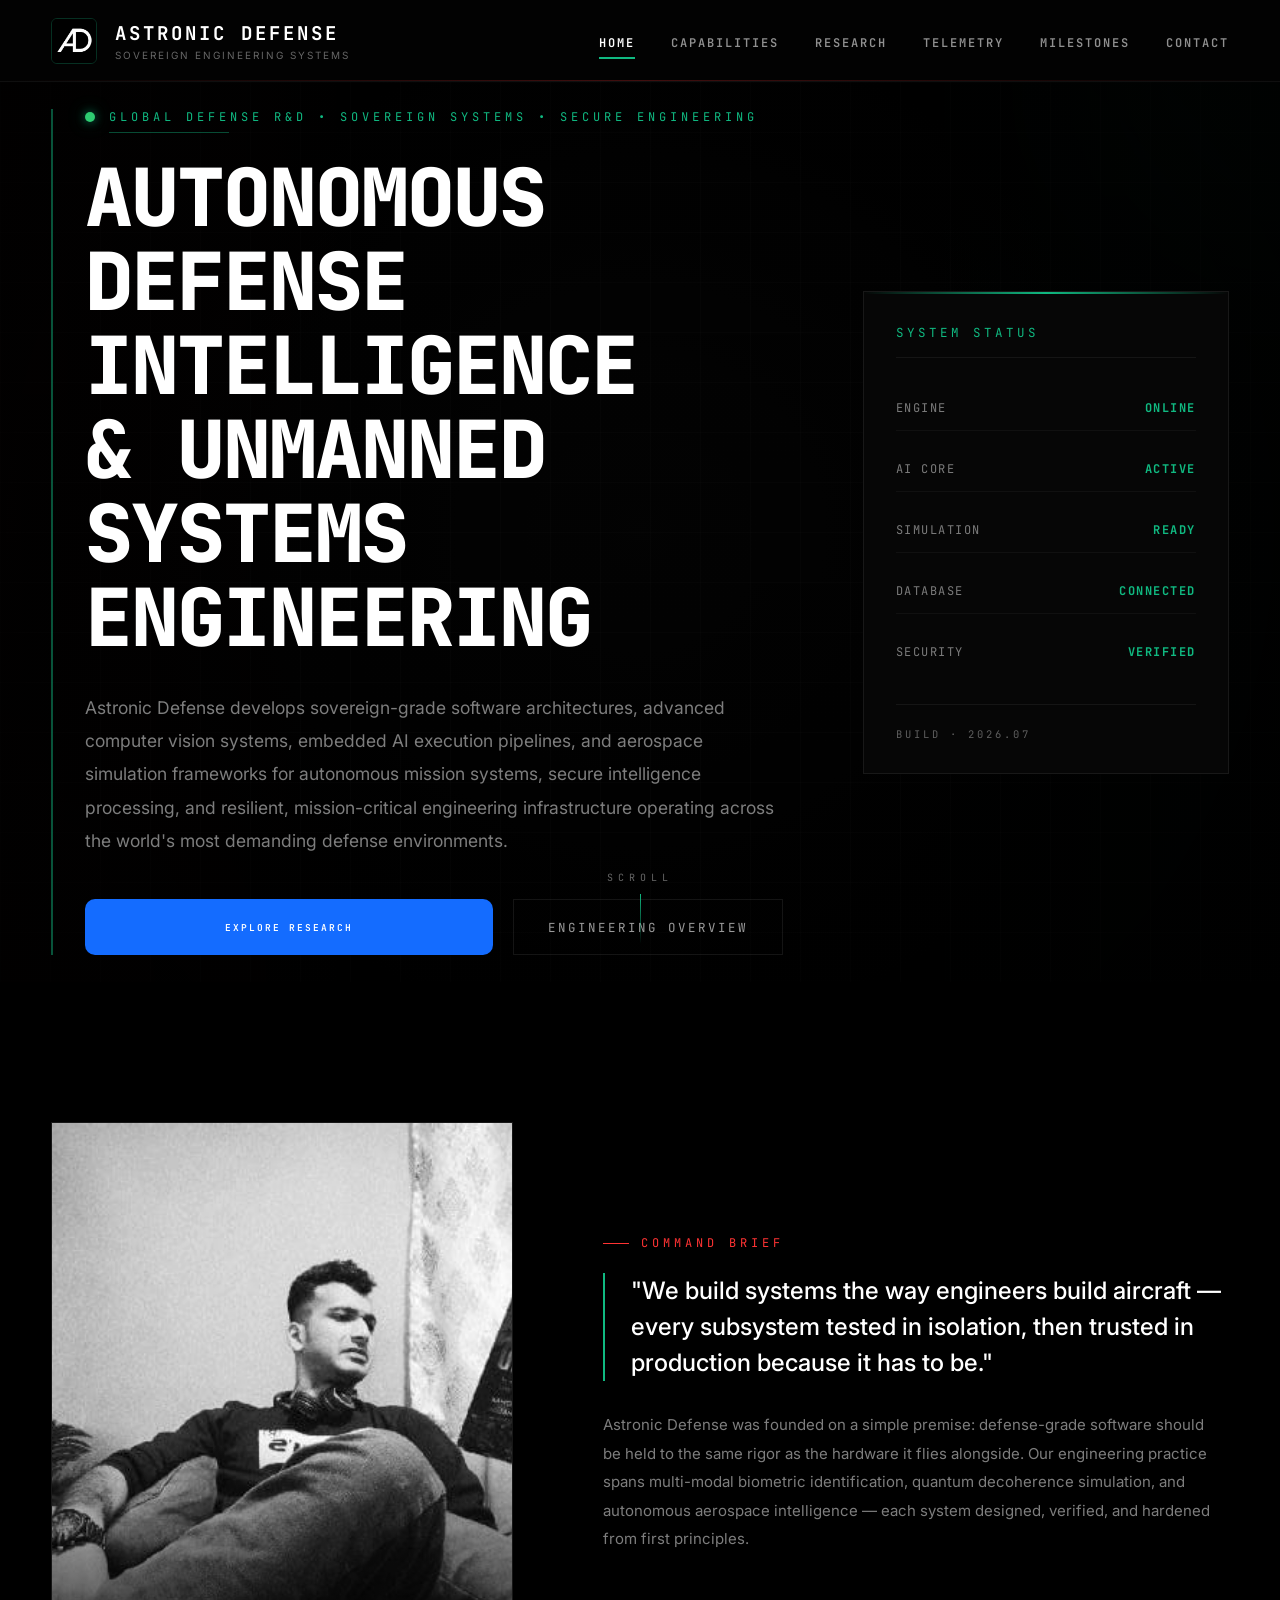
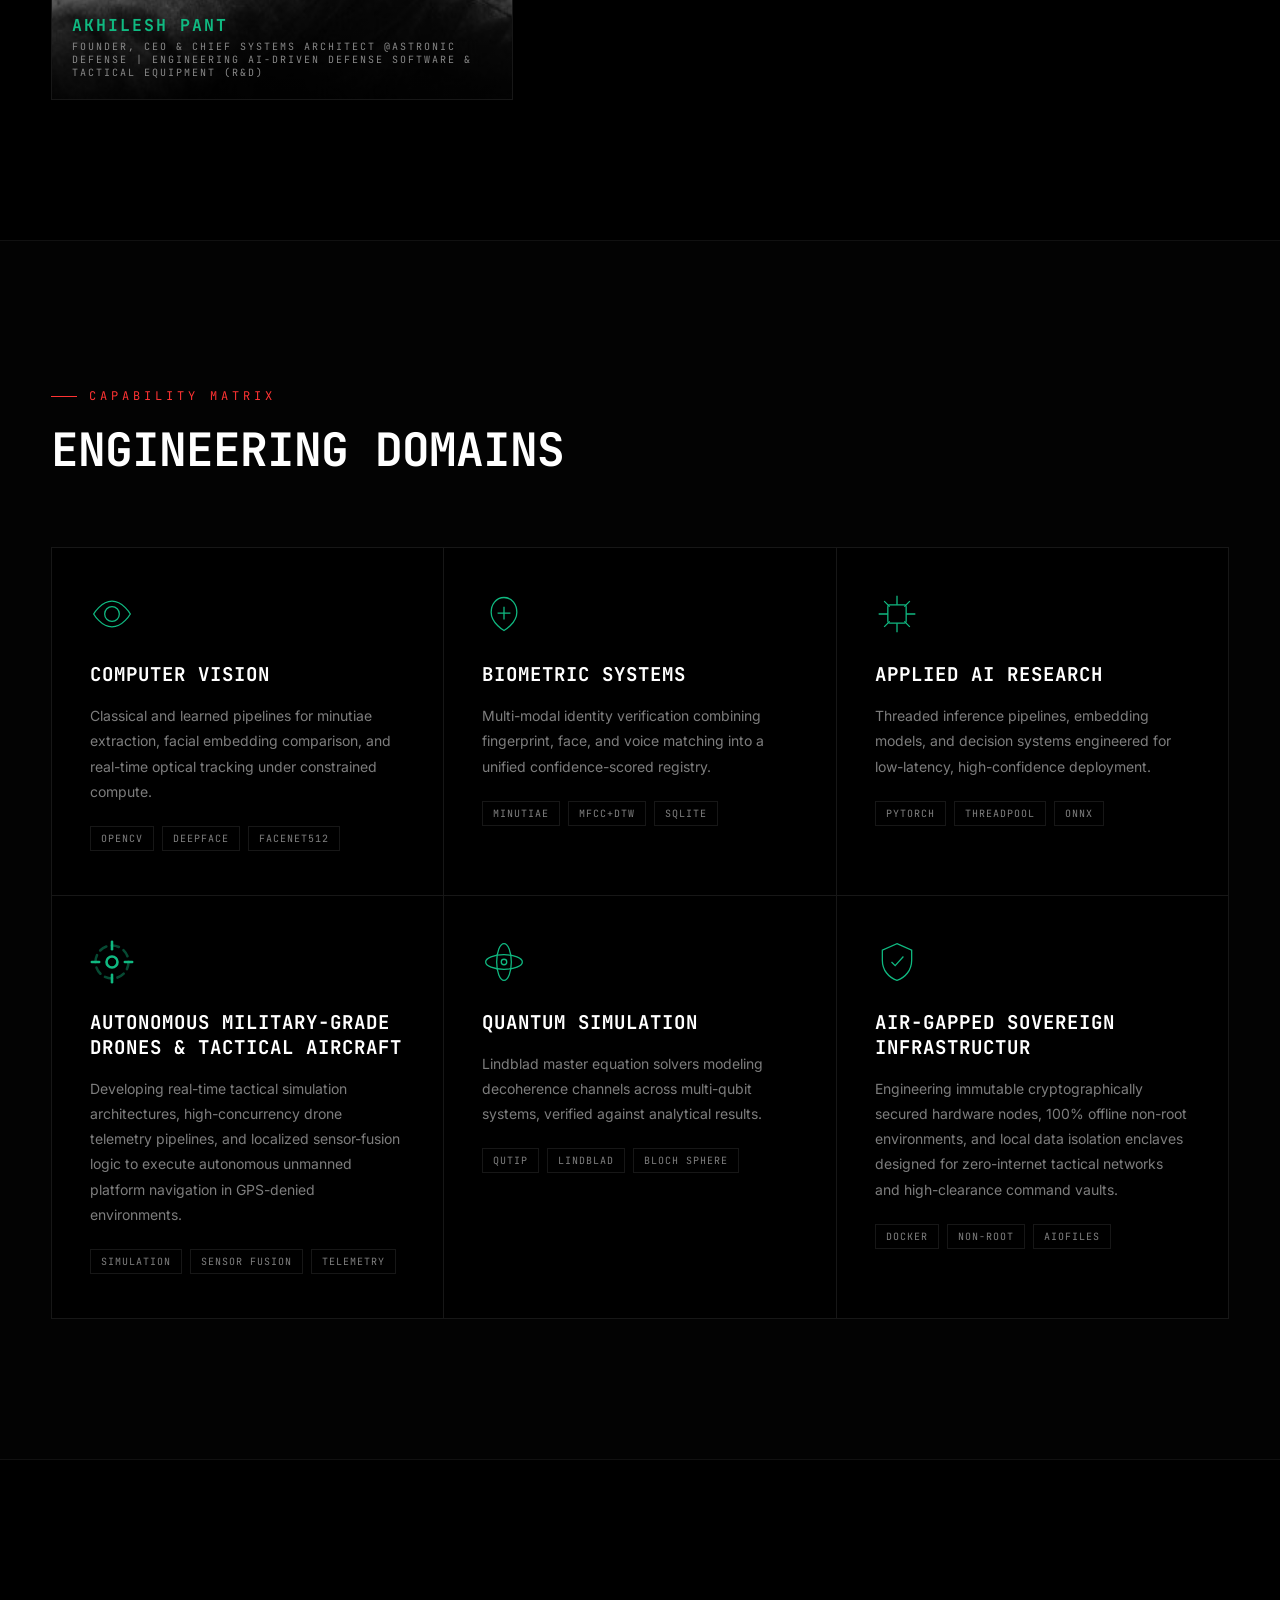
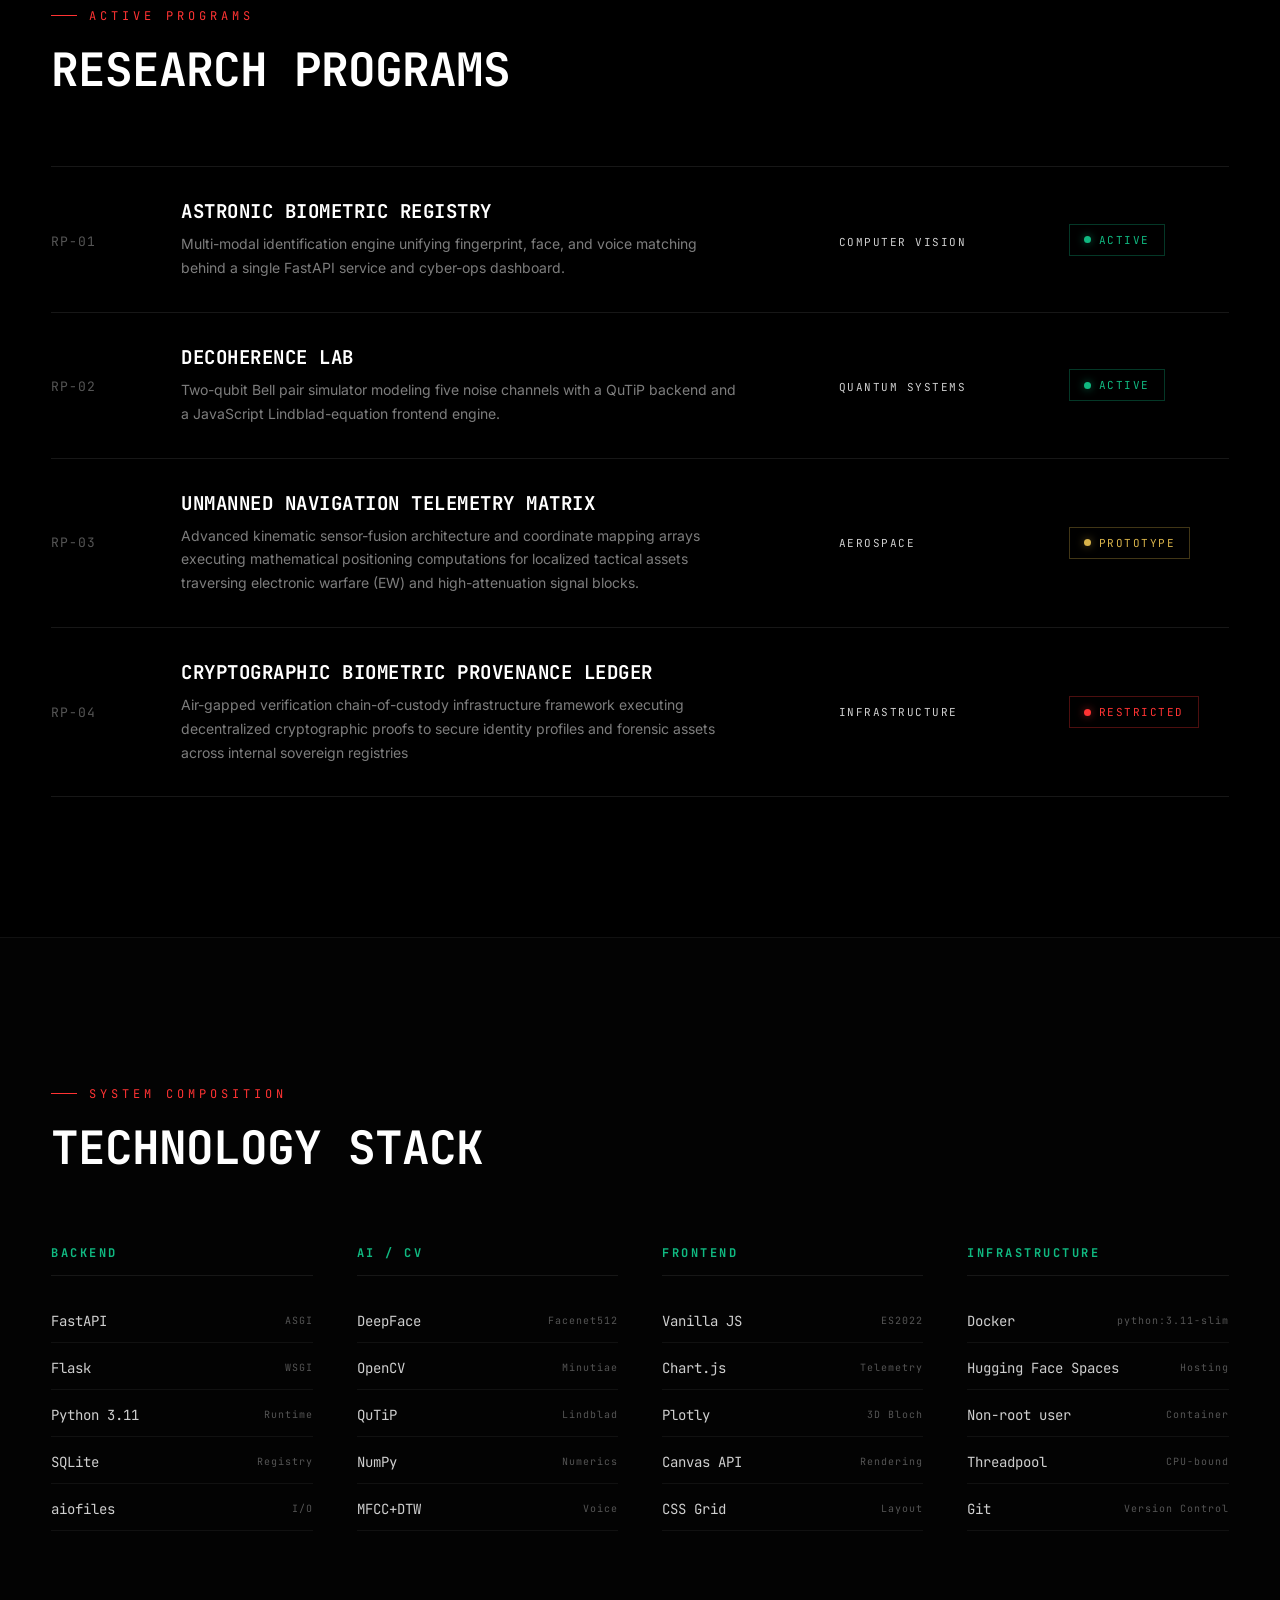
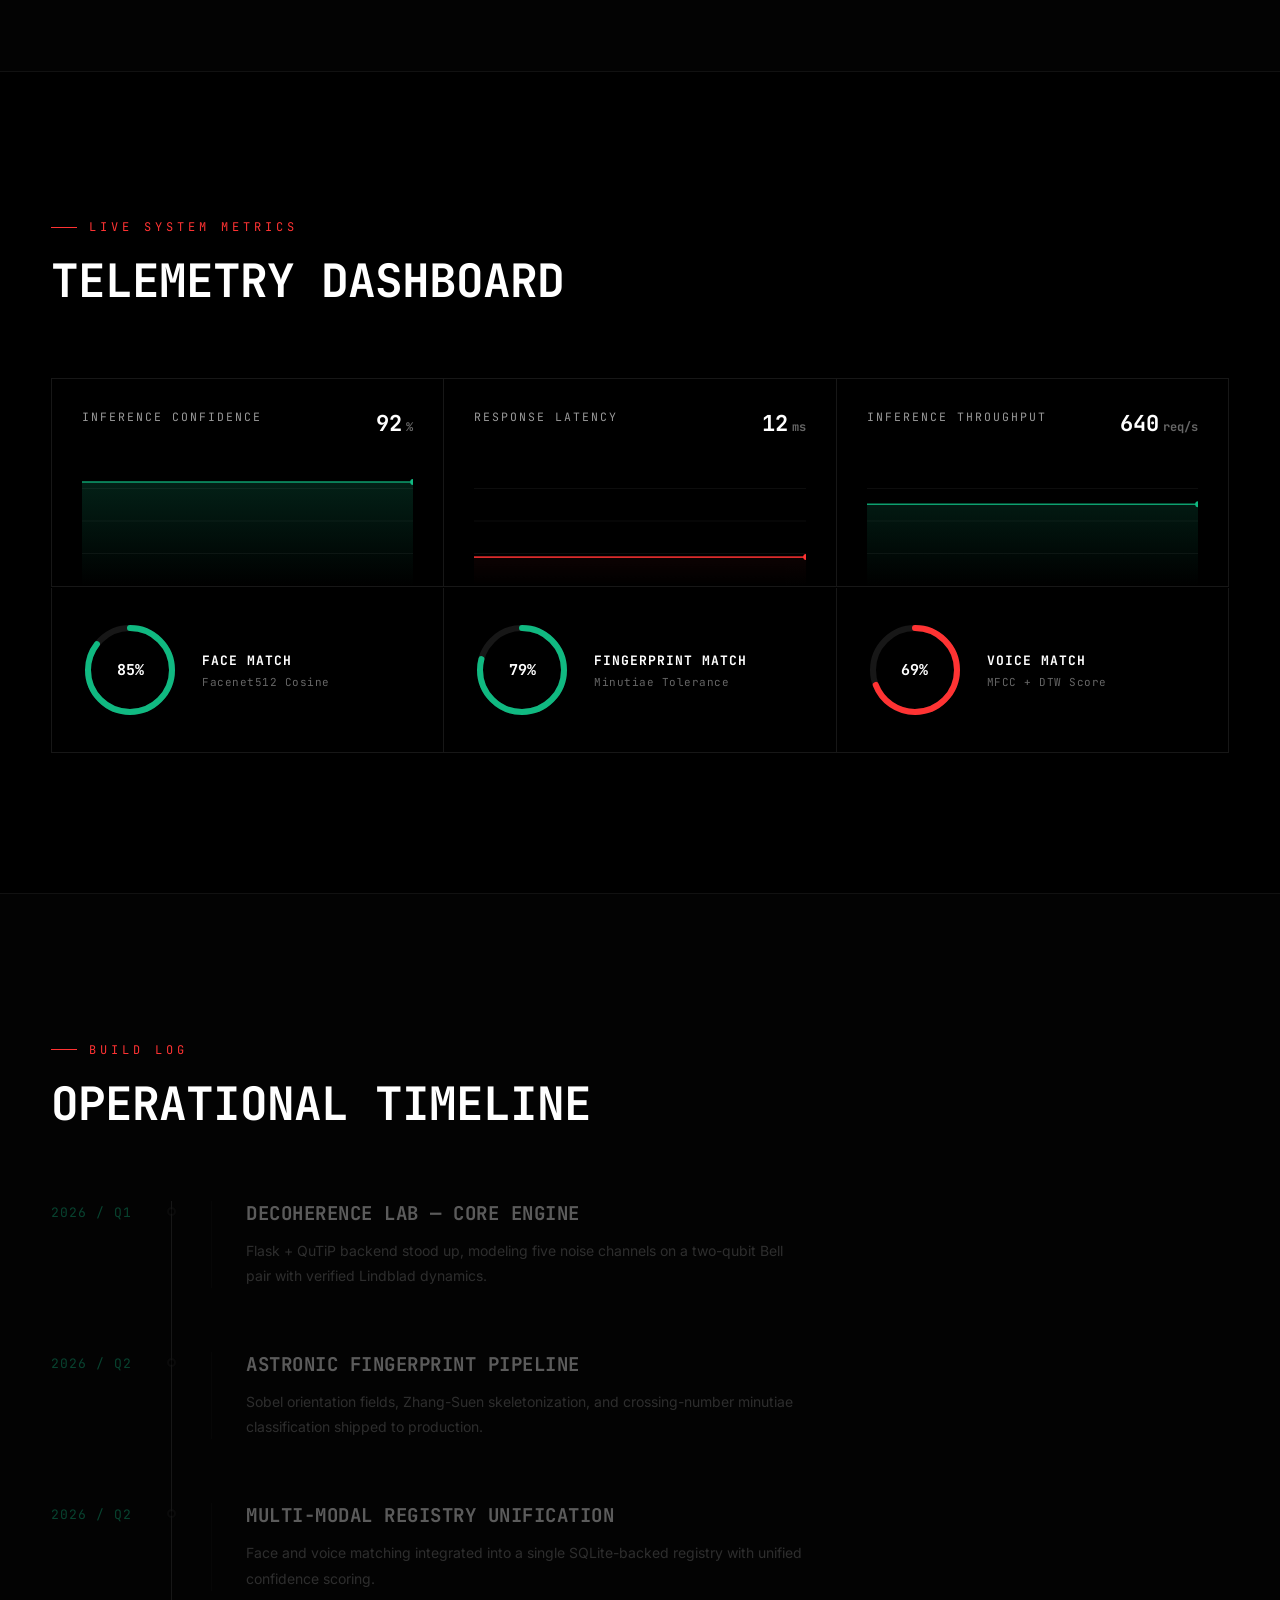
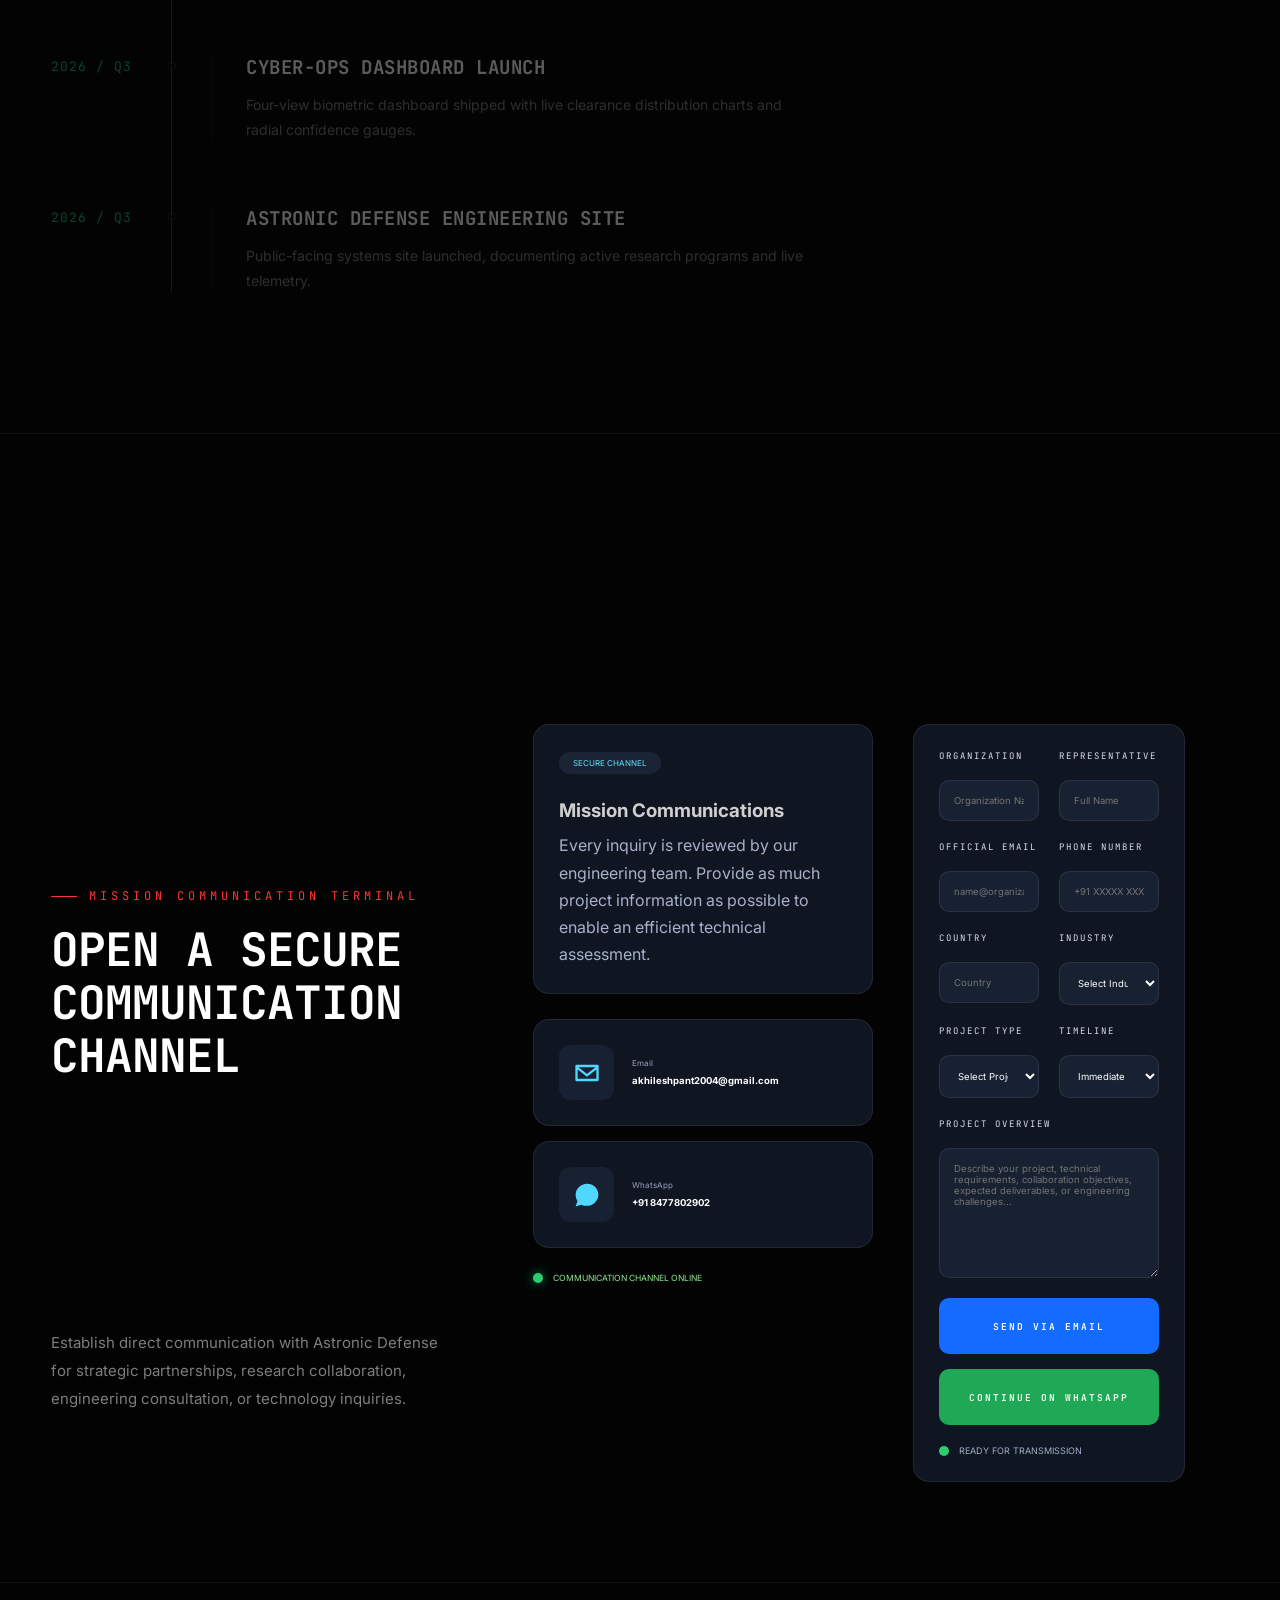
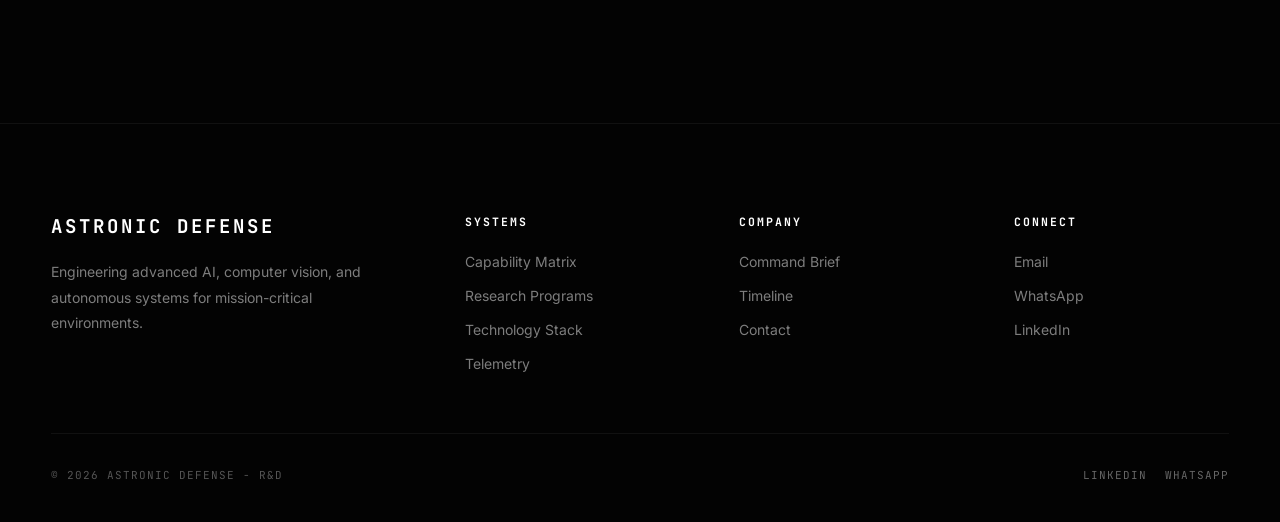
<file: public/index.html>
<!DOCTYPE html>
<html lang="en">

<head>
        <meta charset="UTF-8">
        <meta name="viewport" content="width=device-width, initial-scale=1.0">

        <!-- CORE SEO METADATA PARAMETERS -->
        <title>Astronic Defense | Sovereign Engineering Systems</title>
        <meta name="description" content="Astronic Defense engineers advanced sovereign software architectures, high-concurrency biometric registries, and embedded AI pipelines for defense organizations.">
        <meta name="keywords" content="Astronic Defense, Sovereign Systems, Defense R&D, Biometric Registry, Tactical Simulation Software, Air-Gapped Infrastructure India">
        <meta name="author" content="Akhilesh Pant">
        <meta name="robots" content="index, follow">
        <meta name="theme-color" content="#000000">

        <!-- OPEN GRAPH PROTOCOLS (FOR LINK PREVIEWS ON WHATSAPP/LINKEDIN) -->
        <meta property="og:type" content="website">
        <meta property="og:title" content="Astronic Defense | Sovereign Engineering Systems">
        <meta property="og:description" content="Sovereign software architectures, embedded AI pipelines, and air-gapped forensic solutions built for mission-critical deployments.">
        <meta property="og:image" content="logo.jpeg">
        <meta property="og:image:type" content="image/jpeg">

        <!-- =======================================================
            PERMANENT `.JPEG` LOGO MATRIX SETUP (FOR GOOGLE & BROWSER TAB)
        ======================================================== -->
        <link rel="icon" type="image/jpeg" href="logo.jpeg">
        <link rel="apple-touch-icon" href="logo.jpeg">
        <link rel="shortcut icon" type="image/jpeg" href="logo.jpeg">

        <!-- =======================================================
            GOOGLE STRUCTURED CORE SCHEMA LOGIC (STRUCTURAL SEO ENGINE)
        ======================================================== -->

         <script src="app.js"></script>
        <script type="application/ld+json">
                   {
          "@context": "https://schema.org",
          "@type": "GovernmentService",
          "name": "Astronic Defense",
          "alternateName": "Astronic Defense Systems R&D",
          "description": "Sovereign software architectures and high-concurrency biometric systems designed for mission-critical installations.",
          "provider": {
            "@type": "Organization",
            "name": "Astronic Defense",
            "logo": {
              "@type": "ImageObject",
              "url": "logo.jpeg"
            }
          },
          "serviceOperator": {
            "@type": "Organization",
            "name": "Astronic Defense"
          }
        }
        </script>

        <!-- Google Fonts -->
        <link rel="preconnect" href="https://fonts.googleapis.com">
        <link rel="preconnect" href="https://fonts.gstatic.com" crossorigin>
        <link href="https://fonts.googleapis.com/css2?family=Inter:wght@300;400;500;600;700;800;900&family=JetBrains+Mono:wght@400;500;700&display=swap" rel="stylesheet">

        <!-- Styles -->
        <link rel="stylesheet" href="style.css">
    </head>

    <body>

        <!-- =====================================================
            HEADER
    ====================================================== -->

        <header>

            <nav>

                <div class="nav-container">

                    <!-- ======================
                        LOGO
                ======================= -->

                    <a href="#" class="logo">

                        <img
                            src="logo.jpeg"
                            alt="Astronic Defense Logo">

                        <div class="logo-content">

                            <span class="logo-title">

                                Astronic Defense

                            </span>

                            <span class="logo-subtitle">

                                Sovereign Engineering Systems

                            </span>

                        </div>

                    </a>

                    <!-- ======================
                     NAVIGATION
                ======================= -->

                    <ul class="nav-links">

                        <li><a href="#aerospace-core"
                                class="active">Home</a></li>

                        <li><a href="#capabilities">Capabilities</a></li>

                        <li><a href="#research">Research</a></li>

                        <li><a href="#telemetry">Telemetry</a></li>

                        <li><a href="#milestones">Milestones</a></li>

                    <!-- <li><a href="#partners">Partners</a></li>-->     

                        <li><a href="#contact">Contact</a></li>

                    </ul>

                    <!-- Mobile Button -->

                    <button
                        class="menu-button"
                        aria-label="Open Navigation"
                        aria-expanded="false">

                        <span></span>
                        <span></span>
                        <span></span>

                    </button>

                </div>

            </nav>

        </header>

        <!-- =====================================================
                MAIN
    ====================================================== -->

        <main>

            <!-- =====================================================
                    HERO SECTION
        ====================================================== -->

            <section id="aerospace-core">

                <!-- Canvas -->

                <canvas id="droneRadarCanvas"></canvas>

                <!-- Overlay -->

                <div class="hero-overlay"></div>

                <!-- Grid -->

                <div class="hero-container">

                    <!-- Left -->

                    <div class="hero-content">

                        <div class="hero-meta">

                            <span class="status-dot"></span>

                            <span>

                                GLOBAL DEFENSE R&D • SOVEREIGN SYSTEMS • SECURE
                                ENGINEERING

                            </span>

                        </div>

                        <h1>

                            Autonomous Defense Intelligence

                            <br>

                            & Unmanned Systems Engineering

                        </h1>

                        <p>

                            Astronic Defense develops sovereign-grade software
                            architectures, advanced computer vision systems,
                            embedded AI execution pipelines, and aerospace
                            simulation frameworks for autonomous mission
                            systems, secure intelligence processing, and
                            resilient, mission-critical engineering
                            infrastructure operating across the world's most
                            demanding defense environments.

                        </p>

                        <div class="hero-actions">

                            <a href="#research" class="primary-btn">

                                Explore Research

                            </a>

                            <a href="#capabilities" class="secondary-btn">

                                Engineering Overview

                            </a>

                        </div>

                    </div>

                    <!-- Right -->

                    <aside class="hero-panel">

                        <div class="panel-header">

                            SYSTEM STATUS

                        </div>

                        <div class="panel-body">

                            <div class="panel-row">

                                <span>ENGINE</span>

                                <span class="green">

                                    ONLINE

                                </span>

                            </div>

                            <div class="panel-row">

                                <span>AI CORE</span>

                                <span class="green">

                                    ACTIVE

                                </span>

                            </div>

                            <div class="panel-row">

                                <span>SIMULATION</span>

                                <span class="green">

                                    READY

                                </span>

                            </div>

                            <div class="panel-row">

                              <span>DATABASE</span>

                                <span class="green">

                                    CONNECTED

                                </span>

                            </div>

                            <div class="panel-row">

                                <span>SECURITY</span>

                                <span class="green">

                                    VERIFIED

                                </span>

                            </div>

                        </div>

                        <div class="panel-footer">

                            BUILD · 2026.07

                        </div>

                    </aside>

                </div>

                <!-- Scroll Indicator -->

                <div class="scroll-indicator">

                    <span>

                        SCROLL

                    </span>

                </div>

            </section>

            <!-- =====================================================
                FOUNDER COMMAND BRIEF
        ====================================================== -->

            <section id="founder-brief" class="section">

                <div class="container">

                    <div class="founder-portrait" data-reveal>

                        <img src="founder.jpeg"
                            alt="Founder of Astronic Defense">

                        <div class="founder-tag">

                            <h1>AKHILESH PANT</h1>
                            <span>Founder, CEO & Chief Systems Architect
                                @Astronic Defense | Engineering AI-Driven
                                Defense Software & Tactical Equipment
                                (R&D)</span>

                        </div>

                    </div>

                    <div class="founder-content">

                        <div class="section-eyebrow" data-reveal>

                            COMMAND BRIEF

                        </div>

                        <p class="founder-quote" data-reveal
                            data-reveal-delay="80">

                            "We build systems the way engineers build aircraft —
                            every subsystem tested in isolation, then trusted in
                            production because it has to be."

                        </p>

                        <p class="founder-bio" data-reveal
                            data-reveal-delay="140">

                            Astronic Defense was founded on a simple premise:
                            defense-grade software should be held to the same
                            rigor as the hardware it flies alongside. Our
                            engineering practice spans multi-modal biometric
                            identification, quantum decoherence simulation, and
                            autonomous aerospace intelligence — each system
                            designed, verified, and hardened from first
                            principles.

                        </p>

                        <!-- <div class="founder-meta-grid" data-reveal
                            data-reveal-delay="200">

                            <div class="founder-meta-cell">

                                <span class="meta-label">Systems Shipped</span>

                                <span class="meta-value"
                                    data-count-to="14"></span>

                            </div>

                         

                            <div class="founder-meta-cell">

                                <span class="meta-label">Uptime SLA</span>

                                <span class="meta-value" data-count-to="99.9"
                                    data-count-decimals="1"
                                    data-count-suffix="%">0%</span>

                            </div>

                        </div>-->

                    </div>

                </div>

            </section>

            <!-- =====================================================
                DEFENSE CAPABILITY MATRIX
        ====================================================== -->

            <section id="capabilities" class="section section-alt">

                <div class="container">

                    <div class="section-head" data-reveal>

                        <div>

                            <div class="section-eyebrow">CAPABILITY MATRIX</div>

                            <h2 class="section-title">Engineering Domains</h2>

                        </div>

                        <!--<p class="section-desc">

                            Six disciplines, one engineering standard. Every
                            capability below is production-deployed, not a
                            slide-deck promise.

                        </p>-->

                    </div>

                    <div class="capability-grid">

                        <article class="capability-card" data-reveal>

                            <!--<span class="capability-index">01 // CV</span>-->

                            <div class="capability-icon">

                                <svg viewBox="0 0 48 48"><circle cx="24" cy="24"
                                        r="8" /><path
                                        d="M4 24C4 24 12 10 24 10C36 10 44 24 44 24C44 24 36 38 24 38C12 38 4 24 4 24Z" /></svg>

                            </div>

                            <h3>Computer Vision</h3>

                            <p>

                                Classical and learned pipelines for minutiae
                                extraction, facial embedding comparison, and
                                real-time optical tracking under constrained
                                compute.

                            </p>

                            <div class="capability-tags">

                                <span>OpenCV</span>
                                <span>DeepFace</span>
                                <span>Facenet512</span>

                            </div>

                        </article>

                        <article class="capability-card" data-reveal
                            data-reveal-delay="60">

                            <!--<span class="capability-index">02 // BIO</span>-->

                            <div class="capability-icon">

                                <svg viewBox="0 0 48 48"><path
                                        d="M24 6C15 6 10 14 10 22C10 34 24 42 24 42C24 42 38 34 38 22C38 14 33 6 24 6Z" /><path
                                        d="M24 16V30M17 23H31" /></svg>

                            </div>

                            <h3>Biometric Systems</h3>

                            <p>

                                Multi-modal identity verification combining
                                fingerprint, face, and voice matching into a
                                unified confidence-scored registry.

                            </p>

                            <div class="capability-tags">

                                <span>Minutiae</span>
                                <span>MFCC+DTW</span>
                                <span>SQLite</span>

                            </div>

                        </article>

                        <article class="capability-card" data-reveal
                            data-reveal-delay="120">

                            <!--<span class="capability-index">03 // AI</span>-->

                            <div class="capability-icon">

                                <svg viewBox="0 0 48 48"><rect x="14" y="14"
                                        width="20" height="20" rx="2" /><path
                                        d="M24 4V14M24 34V44M4 24H14M34 24H44M10 10L16 16M38 10L32 16M10 38L16 32M38 38L32 32" /></svg>

                            </div>

                            <h3>Applied AI Research</h3>

                            <p>

                                Threaded inference pipelines, embedding models,
                                and decision systems engineered for
                                low-latency, high-confidence deployment.

                            </p>

                            <div class="capability-tags">

                                <span>PyTorch</span>
                                <span>Threadpool</span>
                                <span>ONNX</span>

                            </div>

                        </article>

                        <article class="capability-card" data-reveal>

                            <!--<span class="capability-index">04 // AERO</span>-->

                            <div class="capability-icon">

                                <svg class="w-8 h-8 text-emerald-500 mb-6"
                                    viewBox="0 0 24 24" fill="none"
                                    stroke="currentColor" stroke-width="1.5"
                                    stroke-linecap="round"
                                    stroke-linejoin="round">
                                    <circle cx="12" cy="12" r="9"
                                        stroke-dasharray="4 3" opacity="0.4" />
                                    <circle cx="12" cy="12" r="3" />
                                    <line x1="12" y1="1" x2="12" y2="5" />
                                    <line x1="12" y1="19" x2="12" y2="23" />
                                    <line x1="1" y1="12" x2="5" y2="12" />
                                    <line x1="19" y1="12" x2="23" y2="12" />
                                </svg>

                            </div>

                            <h3
                                class="text-lg font-bold font-mono text-white mb-4 uppercase tracking-wide">
                                Autonomous Military-Grade Drones & Tactical
                                Aircraft
                            </h3>
                            <p
                                class="text-sm text-[#999999] leading-relaxed mb-6 font-mono">
                                Developing real-time tactical simulation
                                architectures, high-concurrency drone telemetry
                                pipelines, and localized sensor-fusion logic to
                                execute autonomous unmanned platform navigation
                                in GPS-denied environments.
                            </p>

                            <div class="capability-tags">

                                <span>Simulation</span>
                                <span>Sensor Fusion</span>
                                <span>Telemetry</span>

                            </div>

                        </article>

                        <article class="capability-card" data-reveal
                            data-reveal-delay="60">

                            <!--<span class="capability-index">05 // QC</span>-->

                            <div class="capability-icon">

                                <svg viewBox="0 0 48 48"><ellipse cx="24"
                                        cy="24" rx="20" ry="8" /><ellipse
                                        cx="24" cy="24" rx="8" ry="20" /><circle
                                        cx="24" cy="24" r="3" /></svg>

                            </div>

                            <h3>Quantum Simulation</h3>

                            <p>

                                Lindblad master equation solvers modeling
                                decoherence channels across multi-qubit
                                systems, verified against analytical results.

                            </p>

                            <div class="capability-tags">

                                <span>QuTiP</span>
                                <span>Lindblad</span>
                                <span>Bloch Sphere</span>

                            </div>

                        </article>

                        <article class="capability-card" data-reveal
                            data-reveal-delay="120">

                            <!--<span class="capability-index">06 // SEC</span>-->

                            <div class="capability-icon">

                                <svg viewBox="0 0 48 48"><path
                                        d="M24 4L40 11V22C40 33 33 41 24 44C15 41 8 33 8 22V11L24 4Z" /><path
                                        d="M18 24L22 28L31 18" /></svg>

                            </div>

                            <h3>Air-Gapped Sovereign Infrastructur</h3>

                            <p>

                                Engineering immutable cryptographically secured
                                hardware nodes, 100% offline non-root
                                environments, and local data isolation enclaves
                                designed for zero-internet tactical networks and
                                high-clearance command vaults.

                            </p>

                            <div class="capability-tags">

                                <span>Docker</span>
                                <span>Non-root</span>
                                <span>aiofiles</span>

                            </div>

                        </article>

                    </div>

                </div>

            </section>

            <!-- =====================================================
                RESEARCH PROGRAMS
        ====================================================== -->

            <section id="research" class="section">

                <div class="container">

                    <div class="section-head" data-reveal>

                        <div>

                            <div class="section-eyebrow">ACTIVE PROGRAMS</div>

                            <h2 class="section-title">Research Programs</h2>

                        </div>

                    </div>

                    <div class="research-list">

                        <div class="research-item" data-reveal>
                            <a href="https://forensics.astronicdefense.com">
                                <span class="research-id">RP-01</span></a>

                            <div class="research-info">
                                <a href="https://forensics.astronicdefense.com">
                                    <h3>ASTRONIC Biometric Registry</h3></a>

                                <a href="https://forensics.astronicdefense.com">
                                    <p>

                                        Multi-modal identification engine
                                        unifying
                                        fingerprint, face, and voice matching
                                        behind a single FastAPI service and
                                        cyber-ops dashboard.

                                    </p> </a>

                            </div>
                            <a href="https://forensics.astronicdefense.com">
                                <span class="research-domain">Computer
                                    Vision</span></a>
                            <a href="https://forensics.astronicdefense.com">
                                <span class="research-status"
                                    data-status="active">Active</span></a>

                        </div>

                        <div class="research-item" data-reveal
                            data-reveal-delay="60">
                            <a href="https://quantum.astronicdefense.com/">
                                <span class="research-id">RP-02</span></a>

                            <div class="research-info">
                                <a href="https://quantum.astronicdefense.com/">
                                    <h3>Decoherence Lab</h3> </a>
                                <a href="https://quantum.astronicdefense.com/">
                                    <p>

                                        Two-qubit Bell pair simulator modeling
                                        five noise channels with a QuTiP backend
                                        and a JavaScript Lindblad-equation
                                        frontend engine.

                                    </p> </a>

                            </div>
                            <a href="https://quantum.astronicdefense.com/">
                                <span class="research-domain">Quantum
                                    Systems</span> </a>

                            <a href="https://quantum.astronicdefense.com/">
                                <span class="research-status"
                                    data-status="active">Active</span></a>

                        </div>

                        <div class="research-item" data-reveal
                            data-reveal-delay="120">

                          
                                <span class="research-id">RP-03</span>
                            </a>

                            <div class="research-info">

                                <h3>Unmanned Navigation Telemetry Matrix</h3>

                                <p>

                                    Advanced kinematic sensor-fusion
                                    architecture and coordinate mapping arrays
                                    executing mathematical positioning
                                    computations for localized tactical assets
                                    traversing electronic warfare (EW) and
                                    high-attenuation signal blocks.

                                </p>

                            </div>

                                <span class="research-domain">Aerospace</span>
                       

                            <span class="research-status"
                                data-status="prototype">Prototype</span>

                        </div>

                        <div class="research-item" data-reveal
                            data-reveal-delay="180">

                            <span class="research-id">RP-04</span>

                            <div class="research-info">

                                <h3>Cryptographic Biometric Provenance Ledger</h3>

                                <p>

                                    Air-gapped verification chain-of-custody infrastructure framework executing decentralized cryptographic proofs to secure identity profiles and forensic assets across internal sovereign registries
                                </p>

                            </div>

                            <span
                                class="research-domain">Infrastructure</span>

                            <span class="research-status"
                                data-status="classified">Restricted</span>

                        </div>

                    </div>

                </div>

            </section>

            <!-- =====================================================
                TECHNOLOGY STACK
        ====================================================== -->

            <section id="stack" class="section section-alt">

                <div class="container">

                    <div class="section-head" data-reveal>

                        <div>

                            <div class="section-eyebrow">SYSTEM
                                COMPOSITION</div>

                            <h2 class="section-title">Technology Stack</h2>

                        </div>


                    </div>

                    <div class="stack-groups">

                        <div class="stack-group" data-reveal>

                            <h4>Backend</h4>

                            <ul>

                                <li>FastAPI <span>ASGI</span></li>
                                <li>Flask <span>WSGI</span></li>
                                <li>Python 3.11 <span>Runtime</span></li>
                                <li>SQLite <span>Registry</span></li>
                                <li>aiofiles <span>I/O</span></li>

                            </ul>

                        </div>

                        <div class="stack-group" data-reveal
                            data-reveal-delay="60">

                            <h4>AI / CV</h4>

                            <ul>

                                <li>DeepFace <span>Facenet512</span></li>
                                <li>OpenCV <span>Minutiae</span></li>
                                <li>QuTiP <span>Lindblad</span></li>
                                <li>NumPy <span>Numerics</span></li>
                                <li>MFCC+DTW <span>Voice</span></li>

                            </ul>

                        </div>

                        <div class="stack-group" data-reveal
                            data-reveal-delay="120">

                            <h4>Frontend</h4>

                            <ul>

                                <li>Vanilla JS <span>ES2022</span></li>
                                <li>Chart.js <span>Telemetry</span></li>
                                <li>Plotly <span>3D Bloch</span></li>
                                <li>Canvas API <span>Rendering</span></li>
                                <li>CSS Grid <span>Layout</span></li>

                            </ul>

                        </div>

                        <div class="stack-group" data-reveal
                            data-reveal-delay="180">

                            <h4>Infrastructure</h4>

                            <ul>

                                <li>Docker
                                    <span>python:3.11-slim</span></li>
                                <li>Hugging Face Spaces
                                    <span>Hosting</span></li>
                                <li>Non-root user
                                    <span>Container</span></li>
                                <li>Threadpool <span>CPU-bound</span></li>
                                <li>Git <span>Version Control</span></li>

                            </ul>

                        </div>

                    </div>

                </div>

            </section>

            <!-- =====================================================
                TELEMETRY DASHBOARD
        ====================================================== -->

            <section id="telemetry" class="section">

                <div class="container">

                    <div class="section-head" data-reveal>

                        <div>

                            <div class="section-eyebrow">LIVE SYSTEM
                                METRICS</div>

                            <h2 class="section-title">Telemetry
                                Dashboard</h2>

                        </div>

                        

                    </div>

                    <div class="telemetry-grid" data-reveal>

                        <div class="telemetry-card">

                            <div class="telemetry-card-head">

                                <span class="telemetry-label">Inference
                                    Confidence</span>

                                <span class="telemetry-value">92<span
                                        class="telemetry-unit">%</span></span>

                            </div>

                            <div class="telemetry-canvas-wrap">

                                <canvas id="chartInference"></canvas>

                            </div>

                        </div>

                        <div class="telemetry-card">

                            <div class="telemetry-card-head">

                                <span class="telemetry-label">Response
                                    Latency</span>

                                <span class="telemetry-value">12<span
                                        class="telemetry-unit">ms</span></span>

                            </div>

                            <div class="telemetry-canvas-wrap">

                                <canvas id="chartLatency"></canvas>

                            </div>

                        </div>

                        <div class="telemetry-card">

                            <div class="telemetry-card-head">

                                <span class="telemetry-label">Inference
                                    Throughput</span>

                                <span class="telemetry-value">640<span
                                        class="telemetry-unit">req/s</span></span>

                            </div>

                            <div class="telemetry-canvas-wrap">

                                <canvas id="chartThroughput"></canvas>

                            </div>

                        </div>

                    </div>

                    <div class="telemetry-gauges" data-reveal
                        data-reveal-delay="80">

                        <div class="gauge-card" data-gauge-value="94">

                            <div class="gauge-text-wrap">

                                <svg class="gauge-svg" viewBox="0 0 96 96">

                                    <circle class="gauge-track" cx="48"
                                        cy="48"
                                        r="42" />
                                    <circle class="gauge-value-ring" cx="48"
                                        cy="48" r="42" />

                                </svg>

                                <span class="gauge-value-label">85%</span>

                            </div>

                            <div class="gauge-meta">

                                <h4>Face Match</h4>
                                <p>Facenet512 Cosine</p>

                            </div>

                        </div>

                        <div class="gauge-card" data-gauge-value="87">

                            <div class="gauge-text-wrap">

                                <svg class="gauge-svg" viewBox="0 0 96 96">

                                    <circle class="gauge-track" cx="48"
                                        cy="48"
                                        r="42" />
                                    <circle class="gauge-value-ring" cx="48"
                                        cy="48" r="42" />

                                </svg>

                                <span class="gauge-value-label">98%</span>

                            </div>

                            <div class="gauge-meta">

                                <h4>Fingerprint Match</h4>
                                <p>Minutiae Tolerance</p>

                            </div>

                        </div>

                        <div class="gauge-card" data-tone="crimson"
                            data-gauge-value="76">

                            <div class="gauge-text-wrap">

                                <svg class="gauge-svg" viewBox="0 0 96 96">

                                    <circle class="gauge-track" cx="48"
                                        cy="48"
                                        r="42" />
                                    <circle class="gauge-value-ring" cx="48"
                                        cy="48" r="42" />

                                </svg>

                                <span class="gauge-value-label">68%</span>

                            </div>

                            <div class="gauge-meta">

                                <h4>Voice Match</h4>
                                <p>MFCC + DTW Score</p>

                            </div>

                        </div>

                    </div>

                </div>

            </section>

            <!-- =====================================================
                OPERATIONAL TIMELINE
        ====================================================== -->

            <section id="milestones" class="section section-alt">

                <div class="container">

                    <div class="section-head" data-reveal>

                        <div>

                            <div class="section-eyebrow">BUILD LOG</div>

                            <h2 class="section-title">Operational
                                Timeline</h2>

                        </div>

                       

                    </div>

                    <div class="timeline">

                        <div class="timeline-item">

                            <span class="timeline-date">2026 / Q1</span>

                            <span class="timeline-node"></span>

                            <div class="timeline-content">

                                <h3>Decoherence Lab — Core Engine</h3>

                                <p>

                                    Flask + QuTiP backend stood up, modeling
                                    five noise channels on a two-qubit Bell
                                    pair with verified Lindblad dynamics.

                                </p>

                            </div>

                        </div>

                        <div class="timeline-item">

                            <span class="timeline-date">2026 / Q2</span>

                            <span class="timeline-node"></span>

                            <div class="timeline-content">

                                <h3>ASTRONIC Fingerprint Pipeline</h3>

                                <p>

                                    Sobel orientation fields, Zhang-Suen
                                    skeletonization, and crossing-number
                                    minutiae classification shipped to
                                    production.

                                </p>

                            </div>

                        </div>

                        <div class="timeline-item">

                            <span class="timeline-date">2026 / Q2</span>

                            <span class="timeline-node"></span>

                            <div class="timeline-content">

                                <h3>Multi-Modal Registry Unification</h3>

                                <p>

                                    Face and voice matching integrated into
                                    a
                                    single SQLite-backed registry with
                                    unified
                                    confidence scoring.

                                </p>

                            </div>

                        </div>

                        <div class="timeline-item">

                            <span class="timeline-date">2026 / Q3</span>

                            <span class="timeline-node"></span>

                            <div class="timeline-content">

                                <h3>Cyber-Ops Dashboard Launch</h3>

                                <p>

                                    Four-view biometric dashboard shipped
                                    with
                                    live clearance distribution charts and
                                    radial confidence gauges.

                                </p>

                            </div>

                        </div>

                        <div class="timeline-item">

                            <span class="timeline-date">2026 / Q3</span>

                            <span class="timeline-node"></span>

                            <div class="timeline-content">

                                <h3>Astronic Defense Engineering Site</h3>

                                <p>

                                    Public-facing systems site launched,
                                    documenting active research programs and
                                    live telemetry.

                                </p>

                            </div>

                        </div>

                    </div>

                </div>

            </section>

            <!-- =====================================================
                STRATEGIC PARTNERS

                            <section id="partners" class="section">

                <div class="container">

                    <div class="section-head" data-reveal>

                        <div>

                            <div class="section-eyebrow">NETWORK</div>

                            <h2 class="section-title">Strategic
                                Partners</h2>

                        </div>


                    </div>

                    <div class="partners-grid" data-reveal>

                        <div class="partner-cell"><span>Hugging
                                Face</span></div>
                        <div class="partner-cell"><span>Docker</span></div>
                        <div class="partner-cell"><span>FastAPI</span></div>
                        <div class="partner-cell"><span>QuTiP</span></div>
                        <div class="partner-cell"><span>PyTorch</span></div>
                        <div class="partner-cell"><span>OpenCV</span></div>
                        <div class="partner-cell"><span>Plotly</span></div>
                        <div
                            class="partner-cell"><span>Chart.js</span></div>
                        <div class="partner-cell"><span>SQLite</span></div>
                        <div class="partner-cell"><span>GitHub</span></div>

                    </div>

                </div>

            </section>
        ====================================================== -->



            <!-- =====================================================
                CONTACT
        ====================================================== -->

            <section id="contact" class="section section-alt">

                <!-- =====================================================
    MISSION COMMUNICATION TERMINAL
====================================================== -->

<section id="contact" class="section section-alt contact-terminal">

    <div class="container">

        <!-- Heading -->

        <div class="section-head" data-reveal>

            <div>

                <div class="section-eyebrow">
                    MISSION COMMUNICATION TERMINAL
                </div>

                <h2 class="section-title">
                    Open a Secure Communication Channel
                </h2>

            </div>

            <p class="section-desc">

                Establish direct communication with Astronic Defense for
                strategic partnerships, research collaboration,
                engineering consultation, or technology inquiries.

            </p>

        </div>

        <div class="terminal-wrapper">

            <!-- LEFT PANEL -->

            <div class="terminal-info" data-reveal>

                <div class="terminal-card">

                    <span class="terminal-badge">
                        SECURE CHANNEL
                    </span>

                    <h3>
                        Mission Communications
                    </h3>

                    <p>

                        Every inquiry is reviewed by our engineering team.
                        Provide as much project information as possible to
                        enable an efficient technical assessment.

                    </p>

                </div>

                <div class="contact-cards">

                    <!-- EMAIL -->

                    <a href="mailto:akhileshpant2004@gmail.com"
                        class="contact-card">

                        <div class="card-icon">

                            <svg viewBox="0 0 24 24">

                                <path
                                    d="M3 6h18v12H3zM3 7l9 7 9-7"
                                    fill="none"
                                    stroke="currentColor"
                                    stroke-width="2"
                                    stroke-linejoin="round"/>

                            </svg>

                        </div>

                        <div>

                            <span>Email</span>

                            <strong>

                                akhileshpant2004@gmail.com

                            </strong>

                        </div>

                    </a>

                    <!-- WHATSAPP -->

                    <a href="https://wa.me/918477802902"
                        target="_blank"
                        class="contact-card whatsapp-card">

                        <div class="card-icon">

                            <svg viewBox="0 0 32 32">

                                <path
                                    fill="currentColor"
                                    d="M16 3C8.8 3 3 8.7 3 15.8c0 2.5.7 4.9 2.1 7L3 29l6.4-2c2 .9 4.2 1.4 6.6 1.4 7.2 0 13-5.8 13-13S23.2 3 16 3z"/>

                            </svg>

                        </div>

                        <div>

                            <span>WhatsApp</span>

                            <strong>

                                +91 8477802902

                            </strong>

                        </div>

                    </a>

                </div>

                <div class="terminal-status">

                    <div class="status-dot"></div>

                    <span>

                        COMMUNICATION CHANNEL ONLINE

                    </span>

                </div>

            </div>

            <!-- RIGHT PANEL -->

            <form id="contactForm"
                class="mission-form"
                autocomplete="off"
                novalidate
                data-reveal>

                <div class="form-grid">

                    <div class="form-group">

                        <label>

                            Organization

                        </label>

                        <input
                            type="text"
                            id="organization"
                            placeholder="Organization Name">

                    </div>

                    <div class="form-group">

                        <label>

                            Representative

                        </label>

                        <input
                            type="text"
                            id="name"
                            placeholder="Full Name">

                    </div>

                    <div class="form-group">

                        <label>

                            Official Email

                        </label>

                        <input
                            type="email"
                            id="email"
                            placeholder="name@organization.com">

                    </div>

                    <div class="form-group">

                        <label>

                            Phone Number

                        </label>

                        <input
                            type="tel"
                            id="phone"
                            placeholder="+91 XXXXX XXXXX">

                    </div>

                    <div class="form-group">

                        <label>

                            Country

                        </label>

                        <input
                            type="text"
                            id="country"
                            placeholder="Country">

                    </div>

                    <div class="form-group">

                        <label>

                            Industry

                        </label>

                        <select id="industry">

                            <option value="">Select Industry</option>

                            <option>Defense</option>

                            <option>Aerospace</option>

                            <option>Government</option>

                            <option>Research Institute</option>

                            <option>Private Enterprise</option>

                            <option>Technology Company</option>

                            <option>Academic Institution</option>

                            <option>Other</option>

                        </select>

                    </div>

                    <div class="form-group">

                        <label>

                            Project Type

                        </label>

                        <select id="project">

                            <option value="">
                                Select Project
                            </option>

                            <option>
                                AI Systems
                            </option>

                            <option>
                                Computer Vision
                            </option>

                            <option>
                                Embedded Systems
                            </option>

                            <option>
                                Robotics
                            </option>

                            <option>
                                Cyber Security
                            </option>

                            <option>
                                Aerospace Simulation
                            </option>

                            <option>
                                Strategic Partnership
                            </option>

                            <option>
                                Research Collaboration
                            </option>

                        </select>

                    </div>

                    <div class="form-group">

                        <label>

                            Timeline

                        </label>

                        <select id="timeline">

                            <option>
                                Immediate
                            </option>

                            <option>
                                Within 1 Month
                            </option>

                            <option>
                                1–3 Months
                            </option>

                            <option>
                                3–6 Months
                            </option>

                            <option>
                                Long Term
                            </option>

                        </select>

                    </div>

                </div>

                <div class="form-group">

                    <label>

                        Project Overview

                    </label>

                    <textarea
                        id="message"
                        rows="7"
                        placeholder="Describe your project, technical requirements, collaboration objectives, expected deliverables, or engineering challenges..."></textarea>

                </div>

                <div class="button-row">

                    <button
                        type="button"
                        id="emailBtn"
                        class="primary-btn">

                        Send via Email

                    </button>

                    <button
                        type="button"
                        id="whatsappBtn"
                        class="primary-btn whatsapp-btn">

                        Continue on WhatsApp

                    </button>

                </div>

                <div class="form-footer">

                    <span class="status-indicator"></span>

                    <span id="statusText">

                        READY FOR TRANSMISSION

                    </span>

                </div>

            </form>

        </div>

    </div>

</section>

            </section>

        </main>

        <!-- =====================================================
            FOOTER
    ====================================================== -->

        <footer>

            <div class="container">

                <div class="footer-top">

                    <div class="footer-brand">

                        <span class="logo-title">Astronic Defense</span>

                        <p>

                            Engineering advanced AI, computer vision, and
                            autonomous systems for mission-critical
                            environments.

                        </p>

                    </div>

                    <div class="footer-col">

                        <h5>Systems</h5>

                        <ul>

                            <li><a href="#capabilities">Capability
                                    Matrix</a></li>
                            <li><a href="#research">Research
                                    Programs</a></li>
                            <li><a href="#stack">Technology Stack</a></li>
                            <li><a href="#telemetry">Telemetry</a></li>

                        </ul>

                    </div>

                    <div class="footer-col">

                        <h5>Company</h5>

                        <ul>

                            <li><a href="#founder-brief">Command
                                    Brief</a></li>
                            <li><a href="#milestones">Timeline</a></li>
                         <!--<li><a href="#partners">Partners</a></li>-->   
                            <li><a href="#contact">Contact</a></li>

                        </ul>

                    </div>

                    <div class="footer-col">

                        <h5>Connect</h5>

                        <ul>

                            <li><a
                                    href="mailto:contact@astronicdefense.com">Email</a></li>
                            <li><a href="https://wa.me/message/CNTZO7LNHIZRN1">WhatsApp</a></li>
                            <li><a href="https://www.linkedin.com/company/astronic-defense/">LinkedIn</a></li>

                        </ul>

                    </div>

                </div>

                <div class="footer-bottom">

                    <p>&copy; <span data-current-year>2026</span>
                        ASTRONIC DEFENSE - R&D </p>

                    <div class="footer-socials">

                        
                        <a href="https://www.linkedin.com/company/astronic-defense/">LINKEDIN</a>
                        <a href="https://wa.me/message/CNTZO7LNHIZRN1">WHATSAPP</a>
                        

                    </div>

                </div>

            </div>

        </footer>

        <!-- =====================================================
            JAVASCRIPT
    ====================================================== -->

       

   <!-- <script src="main.js"></script>
-->  
    </body>

  <!--<script>const whatsappBtn = document.getElementById("whatsappBtn");
const emailBtn = document.getElementById("emailBtn");

function getFormData() {
    return {
        organization: document.getElementById("organization").value.trim(),
        name: document.getElementById("name").value.trim(),
        email: document.getElementById("email").value.trim(),
        phone: document.getElementById("phone").value.trim(),
        country: document.getElementById("country").value.trim(),
        industry: document.getElementById("industry").value,
        project: document.getElementById("project").value,
        timeline: document.getElementById("timeline").value,
        message: document.getElementById("message").value.trim()
    };
}

function buildMessage(data) {

    return `Hello Astronic Defense,

Organization: ${data.organization}
Representative: ${data.name}
Official Email: ${data.email}
Phone: ${data.phone}
Country: ${data.country}
Industry: ${data.industry}
Project Type: ${data.project}
Timeline: ${data.timeline}

Project Overview:
${data.message}`;
}

// WhatsApp
whatsappBtn.addEventListener("click", () => {

    const data = getFormData();

    if (!data.name || !data.email || !data.message) {
        alert("Please fill Name, Email and Project Overview.");
        return;
    }

    const text = encodeURIComponent(buildMessage(data));

    window.open(
        `https://wa.me/919520064368?text=${text}`,
        "_blank"
    );

});

// Email
emailBtn.addEventListener("click", () => {

    const data = getFormData();

    if (!data.name || !data.email || !data.message) {
        alert("Please fill Name, Email and Project Overview.");
        return;
    }

    const subject = encodeURIComponent(
        data.project || "Engineering Inquiry"
    );

    const body = encodeURIComponent(buildMessage(data));

    window.location.href =
        `mailto:akhileshpant2004@gmail.com?subject=${subject}&body=${body}`;

});</script>


<script>
document.addEventListener("DOMContentLoaded", function () {

    const menuBtn = document.querySelector(".menu-button");
    const navLinks = document.querySelector(".nav-links");

    if (!menuBtn || !navLinks) return;

    menuBtn.addEventListener("click", function (e) {
        e.preventDefault();
        e.stopPropagation();

        menuBtn.classList.toggle("menu-button-active");
        navLinks.classList.toggle("nav-links-open");
        document.body.classList.toggle("no-scroll");
    });

    // Close menu after clicking a link
    document.querySelectorAll(".nav-links a").forEach(link => {
        link.addEventListener("click", function () {
            menuBtn.classList.remove("menu-button-active");
            navLinks.classList.remove("nav-links-open");
            document.body.classList.remove("no-scroll");
        });
    });

    // Close when clicking outside
    document.addEventListener("click", function (e) {
        if (!menuBtn.contains(e.target) && !navLinks.contains(e.target)) {
            menuBtn.classList.remove("menu-button-active");
            navLinks.classList.remove("nav-links-open");
            document.body.classList.remove("no-scroll");
        }
    });

    // Close on Escape key
    document.addEventListener("keydown", function (e) {
        if (e.key === "Escape") {
            menuBtn.classList.remove("menu-button-active");
            navLinks.classList.remove("nav-links-open");
            document.body.classList.remove("no-scroll");
        }
    });

});
</script>-->  

</html>
</file>
<file: public/style.css>
/*=============================================================================
    ASTRONIC DEFENSE
    PART 1B-1
    GLOBAL FOUNDATION + NAVIGATION
=============================================================================*/

/*=============================================================================
    GOOGLE FONT VARIABLES
=============================================================================*/

:root {

    --bg: #000000;
    --bg-secondary: #030303;
    --surface: #080808;
    --surface-2: #0d0d0d;

    --border: #171717;
    --border-soft: #111111;

    --text: #ffffff;
    --text-secondary: #cfcfcf;
    --text-muted: #7d7d7d;

    --emerald: #10b981;
    --emerald-soft: rgba(16, 185, 129, .12);

    --crimson: #ff3333;
    --crimson-soft: rgba(255, 51, 51, .12);

    --transition: .35s cubic-bezier(.16, 1, .3, 1);

    --container: 1450px;

}

/*=============================================================================
    RESET
=============================================================================*/

*,
*::before,
*::after {

    margin: 0;
    padding: 0;
    box-sizing: border-box;

}

html {

    font-size: 62.5%;
    scroll-behavior: smooth;

}

body {

    background: var(--bg);

    color: var(--text-secondary);

    font-family: "Inter", sans-serif;

    font-size: 1.6rem;

    overflow-x: hidden;

    padding-top: 82px;

}

/*=============================================================================
    SCROLLBAR
=============================================================================*/

::-webkit-scrollbar {

    width: 7px;

}

::-webkit-scrollbar-track {

    background: #000;

}

::-webkit-scrollbar-thumb {

    background: #161616;

    border-radius: 50px;

}

::-webkit-scrollbar-thumb:hover {

    background: var(--crimson);

}

/*=============================================================================
    GLOBAL ELEMENTS
=============================================================================*/

img {

    display: block;

    max-width: 100%;

}

a {

    text-decoration: none;

}

button {

    border: none;

    background: none;

    cursor: pointer;

}

ul {

    list-style: none;

}

/*=============================================================================
    CONTAINER
=============================================================================*/

.container {

    width: min(var(--container), 92%);

    margin-inline: auto;

}

/*=============================================================================
    NAVBAR
=============================================================================*/

nav {

    position: fixed;

    inset: 0 0 auto 0;

    width: 100%;

    height: 82px;

    background: rgba(3, 3, 3, .88);

    backdrop-filter: blur(18px);

    -webkit-backdrop-filter: blur(18px);

    border-bottom: 1px solid rgba(255, 255, 255, .05);

    z-index: 1000;

    transition: var(--transition);

}

nav::after {

    content: "";

    position: absolute;

    left: 0;

    bottom: 0;

    width: 100%;

    height: 1px;

    background: linear-gradient(90deg,
            transparent,
            rgba(255, 51, 51, .25),
            transparent);

}

/*=============================================================================
    NAV CONTAINER
=============================================================================*/

.nav-container {

    width: min(var(--container), 92%);

    height: 100%;

    margin-inline: auto;

    display: flex;

    align-items: center;

    justify-content: space-between;

}

/*=============================================================================
    LOGO
=============================================================================*/

.logo {

    display: flex;

    align-items: center;

    gap: 18px;

}

.logo img {

    width: 46px;

    height: 46px;

    object-fit: cover;

    border-radius: 6px;

    border: 1px solid rgba(16, 185, 129, .25);

    transition: var(--transition);

}

.logo-content {

    display: flex;

    flex-direction: column;

}

.logo-title {

    color: #fff;

    font-family: "JetBrains Mono", monospace;

    font-size: 1.9rem;

    font-weight: 700;

    text-transform: uppercase;

    letter-spacing: 3px;

}

.logo-subtitle {

    margin-top: 3px;

    color: #666;

    font-size: 1rem;

    text-transform: uppercase;

    letter-spacing: 2px;

}

.logo:hover img {

    border-color: var(--crimson);

    box-shadow: 0 0 20px rgba(255, 51, 51, .18);

    transform: scale(1.05);

}

.logo:hover .logo-title {

    color: var(--crimson);

}

/*=============================================================================
    NAVIGATION LINKS
=============================================================================*/

.nav-links {

    display: flex;

    align-items: center;

    gap: 36px;

}

.nav-links a {

    position: relative;

    color: #909090;

    font-family: "JetBrains Mono", monospace;

    font-size: 1.2rem;

    font-weight: 600;

    text-transform: uppercase;

    letter-spacing: 2px;

    transition: var(--transition);

}

.nav-links a::after {

    content: "";

    position: absolute;

    left: 50%;

    bottom: -8px;

    width: 0;

    height: 2px;

    background: var(--crimson);

    transform: translateX(-50%);

    transition: var(--transition);

}

.nav-links a:hover {

    color: #fff;

    letter-spacing: 2.5px;

}

.nav-links a:hover::after {

    width: 100%;

}

.nav-links a.active {

    color: #fff;

}

.nav-links a.active::after {

    width: 100%;

    background: var(--emerald);

}

/*=============================================================================
    MENU BUTTON
=============================================================================*/

.menu-button {

    display: none;

    width: 42px;

    height: 42px;

    flex-direction: column;

    justify-content: center;

    gap: 6px;

}

.menu-button span {

    width: 24px;

    height: 2px;

    background: #fff;

    transition: var(--transition);

}

/*=============================================================================
    NAVBAR EFFECT
=============================================================================*/

nav:hover {

    border-bottom: 1px solid rgba(255, 51, 51, .15);

    box-shadow:

        0 20px 50px rgba(0, 0, 0, .8),

        0 0 30px rgba(255, 51, 51, .04);

}

/*=============================================================================
    RESPONSIVE
=============================================================================*/

@media(max-width:1200px) {

    .nav-links {

        gap: 24px;

    }

}

@media(max-width:980px) {

    .nav-links {

        display: none;

    }

    .menu-button {

        display: flex;

    }

    .logo-title {

        font-size: 1.6rem;

    }

    .logo-subtitle {

        font-size: .9rem;

    }

}

@media(max-width:600px) {

    body {

        padding-top: 74px;

    }

    nav {

        height: 74px;

    }

    .logo img {

        width: 40px;

        height: 40px;

    }

    .logo-title {

        font-size: 1.4rem;

        letter-spacing: 2px;

    }

    .logo-subtitle {

        display: none;

    }

}


/*=============================================================================
    ASTRONIC DEFENSE
    PART 1B-2A
    HERO SECTION
=============================================================================*/

/*=============================================================================
    HERO SECTION
=============================================================================*/

#aerospace-core {

    position: relative;

    width: 100%;

    min-height: 100vh;

    display: flex;

    align-items: center;

    overflow: hidden;

    background:
        radial-gradient(circle at center,
            rgba(12, 12, 12, .65) 0%,
            rgba(0, 0, 0, .95) 65%,
            #000 100%);

}

/*=============================================================================
    RADAR CANVAS
=============================================================================*/

#droneRadarCanvas {

    position: absolute;

    inset: 0;

    width: 100%;

    height: 100%;

    z-index: 1;

    opacity: .38;

    pointer-events: none;

}

/*=============================================================================
    HERO OVERLAY
=============================================================================*/

.hero-overlay {

    position: absolute;

    inset: 0;

    z-index: 2;

    background:

        linear-gradient(rgba(0, 0, 0, .55),
            rgba(0, 0, 0, .82)),

        linear-gradient(90deg,
            rgba(255, 51, 51, .03),
            transparent 28%,
            transparent 72%,
            rgba(16, 185, 129, .03));

}

/*=============================================================================
    GRID LINES
=============================================================================*/

.hero-overlay::before {

    content: "";

    position: absolute;

    inset: 0;

    background-image:

        linear-gradient(rgba(255, 255, 255, .025) 1px, transparent 1px),

        linear-gradient(90deg, rgba(255, 255, 255, .025) 1px, transparent 1px);

    background-size: 50px 50px;

    opacity: .55;

}

/*=============================================================================
    VIGNETTE
=============================================================================*/

.hero-overlay::after {

    content: "";

    position: absolute;

    inset: 0;

    background:

        radial-gradient(circle,
            transparent 35%,
            rgba(0, 0, 0, .35) 72%,
            rgba(0, 0, 0, .82) 100%);

}

/*=============================================================================
    HERO CONTAINER
=============================================================================*/

.hero-container {

    position: relative;

    z-index: 5;

    width: min(var(--container), 92%);

    margin-inline: auto;

    display: grid;

    grid-template-columns: 1.5fr .75fr;

    align-items: center;

    gap: 80px;

}

/*=============================================================================
    HERO CONTENT
=============================================================================*/

.hero-content {

    display: flex;

    flex-direction: column;

    justify-content: center;

}

/*=============================================================================
    META
=============================================================================*/

.hero-meta {

    display: flex;

    align-items: center;

    gap: 14px;

    margin-bottom: 30px;

    font-family: "JetBrains Mono", monospace;

    font-size: 1.2rem;

    text-transform: uppercase;

    letter-spacing: 4px;

    color: var(--emerald);

}

/*=============================================================================
    STATUS DOT
=============================================================================*/

.status-dot {

    width: 10px;

    height: 10px;

    border-radius: 50%;

    background: var(--emerald);

    box-shadow:

        0 0 10px rgba(16, 185, 129, .55),

        0 0 18px rgba(16, 185, 129, .35);

    animation: statusPulse 2s infinite;

}

@keyframes statusPulse {

    0% {

        transform: scale(1);

        opacity: 1;

    }

    50% {

        transform: scale(1.4);

        opacity: .55;

    }

    100% {

        transform: scale(1);

        opacity: 1;

    }

}

/*=============================================================================
    MAIN TITLE
=============================================================================*/

.hero-content h1 {

    color: #fff;

    font-family: "JetBrains Mono", monospace;

    font-size: clamp(4.8rem, 7vw, 8rem);

    font-weight: 800;

    line-height: 1.05;

    text-transform: uppercase;

    letter-spacing: -2px;

    margin-bottom: 32px;

    max-width: 900px;

}

/*=============================================================================
    DESCRIPTION
=============================================================================*/

.hero-content p {

    max-width: 760px;

    color: var(--text-muted);

    font-size: 1.75rem;

    line-height: 1.9;

    margin-bottom: 42px;

}

/*=============================================================================
    LEFT BORDER
=============================================================================*/

.hero-content {

    border-left: 2px solid rgba(16, 185, 129, .45);

    padding-left: 32px;

}

/*=============================================================================
    TERMINAL TAG
=============================================================================*/

.hero-meta span:last-child {

    position: relative;

}

.hero-meta span:last-child::after {

    content: "";

    position: absolute;

    left: 0;

    bottom: -8px;

    width: 120px;

    height: 1px;

    background: rgba(16, 185, 129, .4);

}

/*=============================================================================
    RESPONSIVE
=============================================================================*/

@media(max-width:1200px) {

    .hero-container {

        gap: 60px;

    }

}

@media(max-width:980px) {

    .hero-container {

        grid-template-columns: 1fr;

        gap: 50px;

    }

    .hero-content {

        padding-left: 24px;

    }

    .hero-content h1 {

        font-size: 5rem;

    }

}

@media(max-width:768px) {

    #aerospace-core {

        padding: 100px 0 80px;

        min-height: auto;

    }

    .hero-content {

        padding-left: 18px;

    }

    .hero-content h1 {

        font-size: 4rem;

        line-height: 1.12;

    }

    .hero-content p {

        font-size: 1.6rem;

    }

    .hero-meta {

        letter-spacing: 2px;

        font-size: 1rem;

    }

}

@media(max-width:500px) {

    .hero-content {

        border-left: 1px solid rgba(16, 185, 129, .45);

        padding-left: 16px;

    }

    .hero-content h1 {

        font-size: 3.3rem;

    }

    .hero-content p {

        font-size: 1.45rem;

        line-height: 1.8;

    }

}

/*=============================================================================
    ASTRONIC DEFENSE
    PART 1B-2B
    HERO PANELS • BUTTONS • MICRO INTERACTIONS
=============================================================================*/


/*=============================================================================
    HERO ACTION BUTTONS
=============================================================================*/

.hero-actions {

    display: flex;

    align-items: center;

    gap: 20px;

    flex-wrap: wrap;

}


/*=============================================================================
    PRIMARY BUTTON
=============================================================================*/

.primary-btn {

    position: relative;

    display: inline-flex;

    align-items: center;

    justify-content: center;

    min-width: 220px;

    height: 56px;

    padding: 0 34px;

    overflow: hidden;

    background: #101010;

    border: 1px solid rgba(16, 185, 129, .35);

    color: #ffffff;

    font-family: "JetBrains Mono", monospace;

    font-size: 1.25rem;

    font-weight: 700;

    text-transform: uppercase;

    letter-spacing: 2px;

    transition: all .35s cubic-bezier(.16, 1, .3, 1);

}

.primary-btn::before {

    content: "";

    position: absolute;

    inset: 0;

    background: linear-gradient(90deg,
            transparent,
            rgba(16, 185, 129, .18),
            transparent);

    transform: translateX(-100%);

    transition: .7s;

}

.primary-btn:hover::before {

    transform: translateX(100%);

}

.primary-btn:hover {

    background: #131313;

    border-color: #10b981;

    transform: translateY(-4px);

    box-shadow:
        0 0 30px rgba(16, 185, 129, .12),
        0 15px 40px rgba(0, 0, 0, .5);

}


/*=============================================================================
    SECONDARY BUTTON
=============================================================================*/

.secondary-btn {

    position: relative;

    display: inline-flex;

    align-items: center;

    justify-content: center;

    min-width: 240px;

    height: 56px;

    padding: 0 34px;

    border: 1px solid rgba(255, 255, 255, .08);

    background: transparent;

    color: #9a9a9a;

    font-family: "JetBrains Mono", monospace;

    font-size: 1.25rem;

    text-transform: uppercase;

    letter-spacing: 2px;

    transition: .35s;

}

.secondary-btn:hover {

    color: #ffffff;

    border-color: #ff3333;

    background: rgba(255, 51, 51, .04);

    transform: translateY(-4px);

}


/*=============================================================================
    COMMAND PANEL
=============================================================================*/

.hero-panel {

    position: relative;

    background: rgba(7, 7, 7, .92);

    border: 1px solid #181818;

    backdrop-filter: blur(14px);

    padding: 32px;

    overflow: hidden;

    transition: .35s;

}

.hero-panel::before {

    content: "";

    position: absolute;

    top: 0;

    left: 0;

    width: 100%;

    height: 2px;

    background: linear-gradient(90deg,
            transparent,
            #10b981,
            transparent);

}

.hero-panel:hover {

    border-color: #10b981;

    transform: translateY(-6px);

    box-shadow:

        0 0 40px rgba(16, 185, 129, .08),

        0 20px 60px rgba(0, 0, 0, .55);

}


/*=============================================================================
    PANEL HEADER
=============================================================================*/

.panel-header {

    font-family: "JetBrains Mono", monospace;

    font-size: 1.25rem;

    color: #10b981;

    text-transform: uppercase;

    letter-spacing: 3px;

    margin-bottom: 28px;

    padding-bottom: 16px;

    border-bottom: 1px solid #151515;

}


/*=============================================================================
    PANEL BODY
=============================================================================*/

.panel-body {

    display: flex;

    flex-direction: column;

    gap: 16px;

}


/*=============================================================================
    PANEL ROW
=============================================================================*/

.panel-row {

    display: flex;

    justify-content: space-between;

    align-items: center;

    padding: 14px 0;

    border-bottom: 1px solid rgba(255, 255, 255, .04);

    font-family: "JetBrains Mono", monospace;

    font-size: 1.2rem;

    letter-spacing: 1.5px;

    color: #7b7b7b;

    transition: .35s;

}

.panel-row:hover {

    padding-left: 10px;

    color: #ffffff;

}

.panel-row:last-child {

    border-bottom: none;

}


/*=============================================================================
    STATUS
=============================================================================*/

.green {

    color: #10b981;

    font-weight: 700;

}

.red {

    color: #ff3333;

}


/*=============================================================================
    PANEL FOOTER
=============================================================================*/

.panel-footer {

    margin-top: 30px;

    padding-top: 22px;

    border-top: 1px solid #151515;

    font-family: "JetBrains Mono", monospace;

    font-size: 1.05rem;

    color: #5f5f5f;

    text-transform: uppercase;

    letter-spacing: 3px;

}


/*=============================================================================
    SCROLL INDICATOR
=============================================================================*/

.scroll-indicator {

    position: absolute;

    left: 50%;

    bottom: 38px;

    transform: translateX(-50%);

    display: flex;

    flex-direction: column;

    align-items: center;

    gap: 10px;

    z-index: 10;

}

.scroll-indicator span {

    font-family: "JetBrains Mono", monospace;

    font-size: 1rem;

    color: #666666;

    letter-spacing: 5px;

    text-transform: uppercase;

}

.scroll-indicator::after {

    content: "";

    width: 1px;

    height: 50px;

    background: linear-gradient(to bottom,

            #10b981,

            transparent);

    animation: scrollSignal 2s infinite;

}

@keyframes scrollSignal {

    0% {

        opacity: 0;

        transform: translateY(-10px);

    }

    50% {

        opacity: 1;

    }

    100% {

        opacity: 0;

        transform: translateY(15px);

    }

}


/*=============================================================================
    HERO AMBIENT GLOW
=============================================================================*/

#aerospace-core::before {

    content: "";

    position: absolute;

    top: -250px;

    right: -250px;

    width: 500px;

    height: 500px;

    border-radius: 50%;

    background: radial-gradient(circle,

            rgba(16, 185, 129, .08),

            transparent 72%);

    filter: blur(40px);

    animation: ambientFloat 12s linear infinite;

}

#aerospace-core::after {

    content: "";

    position: absolute;

    bottom: -250px;

    left: -250px;

    width: 500px;

    height: 500px;

    border-radius: 50%;

    background: radial-gradient(circle,

            rgba(255, 51, 51, .05),

            transparent 70%);

    filter: blur(50px);

    animation: ambientFloatReverse 15s linear infinite;

}


/*=============================================================================
    ANIMATIONS
=============================================================================*/

@keyframes ambientFloat {

    0% {

        transform: translate(0, 0);

    }

    50% {

        transform: translate(-40px, 40px);

    }

    100% {

        transform: translate(0, 0);

    }

}

@keyframes ambientFloatReverse {

    0% {

        transform: translate(0, 0);

    }

    50% {

        transform: translate(40px, -30px);

    }

    100% {

        transform: translate(0, 0);

    }

}


/*=============================================================================
    RESPONSIVE
=============================================================================*/

@media(max-width:980px) {

    .hero-actions {

        flex-direction: column;

        align-items: stretch;

    }

    .primary-btn,
    .secondary-btn {

        width: 100%;

    }

    .hero-panel {

        max-width: 650px;

    }

}

@media(max-width:768px) {

    .hero-panel {

        padding: 24px;

    }

    .panel-header {

        font-size: 1.1rem;

    }

    .panel-row {

        font-size: 1.05rem;

    }

    .scroll-indicator {

        display: none;

    }

}

/*=============================================================================
    ASTRONIC DEFENSE
    PART 2A
    NAV STATES + MOBILE MENU
=============================================================================*/

nav.nav-scrolled {

    background: rgba(0, 0, 0, .94);
    box-shadow: 0 10px 40px rgba(0, 0, 0, .6);

}

body.no-scroll {

    overflow: hidden;

}

.menu-button-active span:nth-child(1) {
    transform: translateY(8px) rotate(45deg);
}

.menu-button-active span:nth-child(2) {
    opacity: 0;
}

.menu-button-active span:nth-child(3) {
    transform: translateY(-8px) rotate(-45deg);
}

@media(max-width:980px) {

    .nav-links {

        position: fixed;
        inset: 74px 0 0 0;
        height: calc(100dvh - 74px);

        display: flex;
        flex-direction: column;
        align-items: flex-start;
        justify-content: flex-start;
        gap: 0;

        background: rgba(0, 0, 0, .98);
        border-top: 1px solid var(--border);

        transform: translateX(100%);
        transition: transform .45s cubic-bezier(.16, 1, .3, 1);

        overflow-y: auto;
        padding: 12px 0;

    }

    .nav-links.nav-links-open {

        transform: translateX(0);

    }

    .nav-links li {

        width: 100%;

    }

    .nav-links a {

        display: block;

        width: 100%;

        padding: 20px 28px;

        font-size: 1.6rem;

        border-bottom: 1px solid var(--border-soft);

    }

    .nav-links a::after {

        display: none;

    }

}

/*=============================================================================
    PART 2B
    SCROLL REVEAL / SECTION SYSTEM
=============================================================================*/

[data-reveal] {

    opacity: 0;
    transform: translateY(28px);
    transition: opacity .8s cubic-bezier(.16, 1, .3, 1),
        transform .8s cubic-bezier(.16, 1, .3, 1);

}

[data-reveal].is-revealed {

    opacity: 1;
    transform: translateY(0);

}

@media (prefers-reduced-motion: reduce) {

    [data-reveal] {

        opacity: 1;
        transform: none;
        transition: none;

    }

}

/*=============================================================================
    SECTION SHELL
=============================================================================*/

.section {

    position: relative;

    padding: 140px 0;

    border-bottom: 1px solid var(--border-soft);

}

.section-alt {

    background: var(--bg-secondary);

}

.section-head {

    display: flex;

    align-items: flex-end;

    justify-content: space-between;

    gap: 40px;

    margin-bottom: 70px;

    flex-wrap: wrap;

}

.section-eyebrow {

    display: inline-flex;

    align-items: center;

    gap: 12px;

    font-family: "JetBrains Mono", monospace;

    font-size: 1.2rem;

    letter-spacing: 4px;

    text-transform: uppercase;

    color: var(--crimson);

    margin-bottom: 20px;

}

.section-eyebrow::before {

    content: "";

    width: 26px;

    height: 1px;

    background: var(--crimson);

}

.section-title {

    color: #fff;

    font-family: "JetBrains Mono", monospace;

    font-size: clamp(3rem, 4vw, 4.6rem);

    font-weight: 700;

    letter-spacing: -1px;

    text-transform: uppercase;

    max-width: 720px;

    line-height: 1.15;

}

.section-desc {

    max-width: 480px;

    color: var(--text-muted);

    font-size: 1.5rem;

    line-height: 1.85;

}

.section-index {

    font-family: "JetBrains Mono", monospace;

    font-size: 1.1rem;

    color: #4a4a4a;

    letter-spacing: 3px;

    text-transform: uppercase;

}

@media(max-width:768px) {

    .section {

        padding: 90px 0;

    }

    .section-head {

        margin-bottom: 48px;

    }

}

/*=============================================================================
    ASTRONIC DEFENSE
    PART 3
    FOUNDER COMMAND BRIEF
=============================================================================*/

#founder-brief .container {

    display: grid;

    grid-template-columns: .85fr 1.15fr;

    gap: 90px;

    align-items: center;

}

.founder-portrait {

    position: relative;

    aspect-ratio: 4 / 5;

    background: var(--surface);

    border: 1px solid var(--border);

    overflow: hidden;

    display: flex;

    align-items: center;

    justify-content: center;

}

.founder-portrait img {

    width: 100%;

    height: 100%;

    object-fit: cover;

    filter: grayscale(1) contrast(1.1);

    transition: var(--transition);

}

.founder-portrait:hover img {

    filter: grayscale(.2) contrast(1.05);

    transform: scale(1.04);

}

.founder-portrait::before {

    content: "";

    position: absolute;

    inset: 0;

    background: linear-gradient(180deg, transparent 55%, rgba(0, 0, 0, .9) 100%);

    z-index: 2;

    pointer-events: none;

}

.founder-tag {

    position: absolute;

    left: 20px;

    bottom: 20px;

    z-index: 3;

    font-family: "JetBrains Mono", monospace;

    font-size: 1.1rem;

    color: var(--emerald);

    letter-spacing: 2px;

    text-transform: uppercase;

}

.founder-tag span {

    display: block;

    color: #888;

    font-size: 1rem;

    margin-top: 4px;

}

.founder-content .section-eyebrow {

    margin-bottom: 22px;

}

.founder-quote {

    color: #fff;

    font-family: "Inter", sans-serif;

    font-weight: 500;

    font-size: 2.4rem;

    line-height: 1.5;

    margin-bottom: 30px;

    border-left: 2px solid var(--emerald);

    padding-left: 26px;

}

.founder-bio {

    color: var(--text-muted);

    font-size: 1.5rem;

    line-height: 1.9;

    max-width: 620px;

    margin-bottom: 40px;

}

.founder-meta-grid {

    display: grid;

    grid-template-columns: repeat(3, 1fr);

    gap: 1px;

    background: var(--border);

    border: 1px solid var(--border);

}

.founder-meta-cell {

    background: var(--bg);

    padding: 20px 22px;

}

.founder-meta-cell .meta-label {

    display: block;

    font-family: "JetBrains Mono", monospace;

    font-size: 1rem;

    color: #666;

    text-transform: uppercase;

    letter-spacing: 2px;

    margin-bottom: 8px;

}

.founder-meta-cell .meta-value {

    display: block;

    font-family: "JetBrains Mono", monospace;

    font-size: 1.7rem;

    font-weight: 700;

    color: var(--emerald);

}

@media(max-width:980px) {

    #founder-brief .container {

        grid-template-columns: 1fr;

        gap: 50px;

    }

    .founder-portrait {

        max-width: 420px;

    }

}

@media(max-width:600px) {

    .founder-meta-grid {

        grid-template-columns: 1fr;

    }

    .founder-quote {

        font-size: 1.9rem;

    }

}

/*=============================================================================
    ASTRONIC DEFENSE
    PART 4
    DEFENSE CAPABILITY MATRIX
=============================================================================*/

.capability-grid {

    display: grid;

    grid-template-columns: repeat(3, 1fr);

    gap: 1px;

    background: var(--border);

    border: 1px solid var(--border);

}

.capability-card {

    position: relative;

    background: var(--bg);

    padding: 44px 38px;

    transition: var(--transition);

    overflow: hidden;

}

.capability-card::before {

    content: "";

    position: absolute;

    top: 0;

    left: 0;

    width: 0;

    height: 2px;

    background: var(--emerald);

    transition: width .5s cubic-bezier(.16, 1, .3, 1);

}

.capability-card:hover {

    background: var(--surface);

}

.capability-card:hover::before {

    width: 100%;

}

.capability-index {

    font-family: "JetBrains Mono", monospace;

    font-size: 1.1rem;

    color: var(--crimson);

    letter-spacing: 2px;

    margin-bottom: 26px;

    display: block;

}

.capability-icon {

    width: 44px;

    height: 44px;

    margin-bottom: 26px;

    color: var(--emerald);

}

.capability-icon svg {

    width: 100%;

    height: 100%;

    stroke: currentColor;

    fill: none;

    stroke-width: 1.4;

}

.capability-card h3 {

    color: #fff;

    font-family: "JetBrains Mono", monospace;

    font-size: 1.9rem;

    text-transform: uppercase;

    letter-spacing: 1px;

    margin-bottom: 16px;

}

.capability-card p {

    color: var(--text-muted);

    font-size: 1.4rem;

    line-height: 1.8;

    margin-bottom: 22px;

}

.capability-tags {

    display: flex;

    flex-wrap: wrap;

    gap: 8px;

}

.capability-tags span {

    font-family: "JetBrains Mono", monospace;

    font-size: 1rem;

    color: #808080;

    border: 1px solid var(--border);

    padding: 5px 10px;

    text-transform: uppercase;

    letter-spacing: 1px;

}

@media(max-width:980px) {

    .capability-grid {

        grid-template-columns: repeat(2, 1fr);

    }

}

@media(max-width:640px) {

    .capability-grid {

        grid-template-columns: 1fr;

    }

    .capability-card {

        padding: 36px 28px;

    }

}

/*=============================================================================
    ASTRONIC DEFENSE
    PART 5
    RESEARCH PROGRAMS
=============================================================================*/

.research-list {

    display: flex;

    flex-direction: column;

    border-top: 1px solid var(--border);

}

.research-item {

    display: grid;

    grid-template-columns: 100px 1fr 200px 160px;

    align-items: center;

    gap: 30px;

    padding: 32px 0;

    border-bottom: 1px solid var(--border);

    transition: var(--transition);

}

.research-item:hover {

    background: var(--surface);

    padding-inline: 20px;

}

.research-id {

    font-family: "JetBrains Mono", monospace;

    font-size: 1.3rem;

    color: #555;

    letter-spacing: 1px;

}

.research-info h3 {

    color: #fff;

    font-family: "JetBrains Mono", monospace;

    font-size: 1.9rem;

    text-transform: uppercase;

    margin-bottom: 8px;

    letter-spacing: .5px;

}

.research-info p {

    color: var(--text-muted);

    font-size: 1.4rem;

    line-height: 1.7;

    max-width: 560px;

}

.research-domain {

    font-family: "JetBrains Mono", monospace;

    font-size: 1.1rem;

    color: var(--text-secondary);

    text-transform: uppercase;

    letter-spacing: 1.5px;

}

.research-status {

    display: inline-flex;

    align-items: center;

    gap: 8px;

    font-family: "JetBrains Mono", monospace;

    font-size: 1.1rem;

    text-transform: uppercase;

    letter-spacing: 1.5px;

    justify-self: start;

    padding: 8px 14px;

    border: 1px solid var(--border);

}

.research-status::before {

    content: "";

    width: 7px;

    height: 7px;

    border-radius: 50%;

}

.research-status[data-status="active"] {

    color: var(--emerald);

    border-color: rgba(16, 185, 129, .3);

}

.research-status[data-status="active"]::before {

    background: var(--emerald);

    box-shadow: 0 0 8px rgba(16, 185, 129, .6);

}

.research-status[data-status="classified"] {

    color: var(--crimson);

    border-color: rgba(255, 51, 51, .3);

}

.research-status[data-status="classified"]::before {

    background: var(--crimson);

    box-shadow: 0 0 8px rgba(255, 51, 51, .6);

}

.research-status[data-status="prototype"] {

    color: #d8b34a;

    border-color: rgba(216, 179, 74, .3);

}

.research-status[data-status="prototype"]::before {

    background: #d8b34a;

    box-shadow: 0 0 8px rgba(216, 179, 74, .5);

}

@media(max-width:980px) {

    .research-item {

        grid-template-columns: 60px 1fr;

        row-gap: 14px;

    }

    .research-domain,
    .research-status {

        grid-column: 2;

    }

}

/*=============================================================================
    ASTRONIC DEFENSE
    PART 6
    TECHNOLOGY STACK
=============================================================================*/

.stack-groups {

    display: grid;

    grid-template-columns: repeat(4, 1fr);

    gap: 44px;

}

.stack-group h4 {

    font-family: "JetBrains Mono", monospace;

    font-size: 1.2rem;

    color: var(--emerald);

    text-transform: uppercase;

    letter-spacing: 2.5px;

    margin-bottom: 24px;

    padding-bottom: 14px;

    border-bottom: 1px solid var(--border);

}

.stack-group ul {

    display: flex;

    flex-direction: column;

    gap: 4px;

}

.stack-group li {

    font-family: "JetBrains Mono", monospace;

    font-size: 1.4rem;

    color: var(--text-secondary);

    padding: 12px 0;

    border-bottom: 1px solid var(--border-soft);

    transition: var(--transition);

    display: flex;

    align-items: center;

    justify-content: space-between;

}

.stack-group li:hover {

    color: #fff;

    padding-left: 8px;

}

.stack-group li span {

    font-size: 1rem;

    color: #555;

    letter-spacing: 1px;

}

@media(max-width:980px) {

    .stack-groups {

        grid-template-columns: repeat(2, 1fr);

        row-gap: 44px;

    }

}

@media(max-width:560px) {

    .stack-groups {

        grid-template-columns: 1fr;

    }

}

/*=============================================================================
    ASTRONIC DEFENSE
    PART 7
    TELEMETRY DASHBOARD
=============================================================================*/

.telemetry-grid {

    display: grid;

    grid-template-columns: repeat(3, 1fr);

    gap: 1px;

    background: var(--border);

    border: 1px solid var(--border);

    margin-bottom: 1px;

}

.telemetry-card {

    background: var(--bg);

    padding: 30px 30px 0;

    display: flex;

    flex-direction: column;

}

.telemetry-card-head {

    display: flex;

    justify-content: space-between;

    align-items: flex-start;

    margin-bottom: 18px;

}

.telemetry-label {

    font-family: "JetBrains Mono", monospace;

    font-size: 1.15rem;

    color: #999;

    text-transform: uppercase;

    letter-spacing: 2px;

}

.telemetry-value {

    font-family: "JetBrains Mono", monospace;

    font-size: 2.2rem;

    font-weight: 700;

    color: #fff;

}

.telemetry-unit {

    font-size: 1.2rem;

    color: #666;

    margin-left: 4px;

}

.telemetry-canvas-wrap {

    position: relative;

    width: 100%;

    height: 130px;

}

.telemetry-canvas-wrap canvas {

    position: absolute;

    inset: 0;

    width: 100%;

    height: 100%;

}

.telemetry-gauges {

    display: grid;

    grid-template-columns: repeat(3, 1fr);

    gap: 1px;

    background: var(--border);

    border: 1px solid var(--border);

    border-top: none;

}

.gauge-card {

    background: var(--bg);

    padding: 34px 30px;

    display: flex;

    align-items: center;

    gap: 24px;

}

.gauge-svg {

    width: 96px;

    height: 96px;

    flex-shrink: 0;

    transform: rotate(-90deg);

}

.gauge-track {

    fill: none;

    stroke: var(--border);

    stroke-width: 6;

}

.gauge-value-ring {

    fill: none;

    stroke: var(--emerald);

    stroke-width: 6;

    stroke-linecap: round;

    transition: stroke-dashoffset .3s ease;

}

.gauge-card[data-tone="crimson"] .gauge-value-ring {

    stroke: var(--crimson);

}

.gauge-value-label {

    position: absolute;

}

.gauge-text-wrap {

    position: relative;

    width: 96px;

    height: 96px;

}

.gauge-value-label {

    position: absolute;

    inset: 0;

    display: flex;

    align-items: center;

    justify-content: center;

    font-family: "JetBrains Mono", monospace;

    font-size: 1.5rem;

    font-weight: 700;

    color: #fff;

}

.gauge-meta h4 {

    font-family: "JetBrains Mono", monospace;

    font-size: 1.3rem;

    color: #fff;

    text-transform: uppercase;

    letter-spacing: 1px;

    margin-bottom: 6px;

}

.gauge-meta p {

    font-family: "JetBrains Mono", monospace;

    font-size: 1.1rem;

    color: #666;

    letter-spacing: .5px;

}

@media(max-width:980px) {

    .telemetry-grid,
    .telemetry-gauges {

        grid-template-columns: 1fr;

    }

}

/*=============================================================================
    ASTRONIC DEFENSE
    PART 8
    OPERATIONAL TIMELINE
=============================================================================*/

.timeline {

    position: relative;

    max-width: 920px;

}

.timeline::before {

    content: "";

    position: absolute;

    left: 120px;

    top: 0;

    bottom: 0;

    width: 1px;

    background: var(--border);

}

.timeline-item {

    position: relative;

    display: grid;

    grid-template-columns: 120px 1fr;

    gap: 40px;

    padding-bottom: 64px;

    opacity: .35;

    transition: opacity .5s ease;

}

.timeline-item:last-child {

    padding-bottom: 0;

}

.timeline-item-active {

    opacity: 1;

}

.timeline-date {

    font-family: "JetBrains Mono", monospace;

    font-size: 1.3rem;

    color: var(--emerald);

    letter-spacing: 1px;

    padding-top: 3px;

}

.timeline-node {

    position: absolute;

    left: 116px;

    top: 6px;

    width: 9px;

    height: 9px;

    border-radius: 50%;

    background: var(--bg);

    border: 2px solid var(--border);

    transition: var(--transition);

}

.timeline-item-active .timeline-node {

    background: var(--emerald);

    border-color: var(--emerald);

    box-shadow: 0 0 12px rgba(16, 185, 129, .5);

}

.timeline-content {

    padding-left: 34px;

    border-left: 1px solid var(--border-soft);

}

.timeline-content h3 {

    color: #fff;

    font-family: "JetBrains Mono", monospace;

    font-size: 1.9rem;

    text-transform: uppercase;

    margin-bottom: 12px;

    letter-spacing: .5px;

}

.timeline-content p {

    color: var(--text-muted);

    font-size: 1.4rem;

    line-height: 1.8;

    max-width: 560px;

}

@media(max-width:768px) {

    .timeline::before {

        left: 30px;

    }

    .timeline-item {

        grid-template-columns: 1fr;

        gap: 8px;

    }

    .timeline-node {

        left: 26px;

    }

    .timeline-date {

        padding-left: 34px;

    }

    .timeline-content {

        padding-left: 34px;

    }

}

/*=============================================================================
    ASTRONIC DEFENSE
    PART 9
    STRATEGIC PARTNERS
=============================================================================*/

.partners-grid {

    display: grid;

    grid-template-columns: repeat(5, 1fr);

    gap: 1px;

    background: var(--border);

    border: 1px solid var(--border);

}

.partner-cell {

    background: var(--bg);

    aspect-ratio: 1.6;

    display: flex;

    align-items: center;

    justify-content: center;

    padding: 20px;

    transition: var(--transition);

}

.partner-cell:hover {

    background: var(--surface);

}

.partner-cell span {

    font-family: "JetBrains Mono", monospace;

    font-size: 1.3rem;

    color: #555;

    letter-spacing: 1.5px;

    text-transform: uppercase;

    text-align: center;

    transition: var(--transition);

}

.partner-cell:hover span {

    color: var(--emerald);

}

@media(max-width:980px) {

    .partners-grid {

        grid-template-columns: repeat(3, 1fr);

    }

}

@media(max-width:600px) {

    .partners-grid {

        grid-template-columns: repeat(2, 1fr);

    }

}

/*=============================================================================
    ASTRONIC DEFENSE
    PART 10
    CONTACT
=============================================================================*/

#contact .container {

    display: grid;

    grid-template-columns: .9fr 1.1fr;

    gap: 90px;

}

.contact-info-block {

    display: flex;

    flex-direction: column;

    gap: 40px;

}

.contact-detail .meta-label {

    display: block;

    font-family: "JetBrains Mono", monospace;

    font-size: 1.1rem;

    color: #666;

    text-transform: uppercase;

    letter-spacing: 2px;

    margin-bottom: 10px;

}

.contact-detail .meta-value {

    font-family: "JetBrains Mono", monospace;

    font-size: 1.9rem;

    color: #fff;

}

.contact-detail a.meta-value {

    transition: var(--transition);

}

.contact-detail a.meta-value:hover {

    color: var(--emerald);

}

.contact-form {

    display: flex;

    flex-direction: column;

    gap: 22px;

}

.form-row {

    display: grid;

    grid-template-columns: 1fr 1fr;

    gap: 22px;

}

.form-group {

    display: flex;

    flex-direction: column;

    gap: 10px;

}

.form-group label {

    font-family: "JetBrains Mono", monospace;

    font-size: 1.1rem;

    color: #999;

    text-transform: uppercase;

    letter-spacing: 2px;

}

.form-group input,
.form-group textarea,
.form-group select {

    background: var(--surface);

    border: 1px solid var(--border);

    color: #fff;

    font-family: "Inter", sans-serif;

    font-size: 1.45rem;

    padding: 15px 16px;

    transition: var(--transition);

    width: 100%;

}

.form-group textarea {

    resize: vertical;

    min-height: 130px;

}

.form-group input:focus,
.form-group textarea:focus,
.form-group select:focus {

    outline: none;

    border-color: var(--emerald);

    background: #0c0c0c;

}

.form-group-error input,
.form-group-error textarea,
.form-group-error select {

    border-color: var(--crimson);

}

.form-submit-row {

    display: flex;

    align-items: center;

    gap: 24px;

    margin-top: 8px;

    flex-wrap: wrap;

}

.form-status {

    font-family: "JetBrains Mono", monospace;

    font-size: 1.15rem;

    letter-spacing: 1px;

    color: #666;

}

.form-status[data-state="pending"] {

    color: #d8b34a;

}

.form-status[data-state="success"] {

    color: var(--emerald);

}

.form-status[data-state="error"] {

    color: var(--crimson);

}

@media(max-width:980px) {

    #contact .container {

        grid-template-columns: 1fr;

        gap: 60px;

    }

}

@media(max-width:560px) {

    .form-row {

        grid-template-columns: 1fr;

    }

}

/*=============================================================================
    ASTRONIC DEFENSE
    PART 11
    FOOTER
=============================================================================*/

footer {

    background: var(--bg-secondary);

    padding: 90px 0 40px;

}

.footer-top {

    display: grid;

    grid-template-columns: 1.4fr repeat(3, .85fr);

    gap: 60px;

    padding-bottom: 60px;

    border-bottom: 1px solid var(--border-soft);

}

.footer-brand .logo-title {

    font-size: 1.9rem;

}

.footer-brand p {

    margin-top: 20px;

    color: var(--text-muted);

    font-size: 1.4rem;

    line-height: 1.8;

    max-width: 340px;

}

.footer-col h5 {

    font-family: "JetBrains Mono", monospace;

    font-size: 1.15rem;

    color: #fff;

    text-transform: uppercase;

    letter-spacing: 2px;

    margin-bottom: 22px;

}

.footer-col ul {

    display: flex;

    flex-direction: column;

    gap: 14px;

}

.footer-col a {

    font-size: 1.4rem;

    color: var(--text-muted);

    transition: var(--transition);

}

.footer-col a:hover {

    color: var(--emerald);

    padding-left: 4px;

}

.footer-bottom {

    display: flex;

    align-items: center;

    justify-content: space-between;

    padding-top: 34px;

    flex-wrap: wrap;

    gap: 16px;

}

.footer-bottom p {

    font-family: "JetBrains Mono", monospace;

    font-size: 1.1rem;

    color: #555;

    letter-spacing: 1px;

}

.footer-socials {

    display: flex;

    gap: 18px;

}

.footer-socials a {

    font-family: "JetBrains Mono", monospace;

    font-size: 1.1rem;

    color: #666;

    letter-spacing: 1px;

    transition: var(--transition);

}

.footer-socials a:hover {

    color: var(--crimson);

}

/*=========================
MISSION CONTACT
=========================*/

.contact-terminal {
    padding: 100px 0;
}

.terminal-wrapper {
    display: grid;
    grid-template-columns: 340px 1fr;
    gap: 40px;
    margin-top: 50px;
}

.terminal-info {
    display: flex;
    flex-direction: column;
    gap: 25px;
}

.terminal-card,
.contact-card,
.mission-form {
    background: #101522;
    border: 1px solid rgba(255, 255, 255, .08);
    border-radius: 16px;
    padding: 25px;
}

.terminal-badge {
    display: inline-block;
    padding: 6px 14px;
    border-radius: 30px;
    background: #1b2435;
    color: #66e0ff;
    font-size: .8rem;
    margin-bottom: 15px;
}

.terminal-card h3 {
    margin: 10px 0;
}

.terminal-card p {
    color: #a6b2c8;
    line-height: 1.7;
}

.contact-cards {
    display: flex;
    flex-direction: column;
    gap: 15px;
}

.contact-card {
    display: flex;
    align-items: center;
    gap: 18px;
    color: #fff;
    text-decoration: none;
    transition: .3s;
}

.contact-card:hover {
    transform: translateY(-4px);
    border-color: #4fd7ff;
}

.card-icon {
    width: 55px;
    height: 55px;
    border-radius: 12px;
    background: #182131;
    display: flex;
    align-items: center;
    justify-content: center;
}

.card-icon svg {
    width: 28px;
    height: 28px;
    color: #4fd7ff;
}

.contact-card span {
    display: block;
    font-size: .8rem;
    color: #97a4bc;
}

.contact-card strong {
    font-size: .95rem;
}

.terminal-status {
    display: flex;
    align-items: center;
    gap: 10px;
    color: #8fe98f;
    font-size: .85rem;
}

.status-dot {
    width: 10px;
    height: 10px;
    border-radius: 50%;
    background: #2ecc71;
}

.mission-form {
    display: flex;
    flex-direction: column;
    gap: 20px;
}

.form-grid {
    display: grid;
    grid-template-columns: repeat(2, 1fr);
    gap: 20px;
}

.form-group {
    display: flex;
    flex-direction: column;
}

.form-group label {
    margin-bottom: 8px;
    font-size: .9rem;
    color: #d8dee9;
}

.form-group input,
.form-group select,
.form-group textarea {
    background: #182131;
    border: 1px solid rgba(255, 255, 255, .08);
    color: #fff;
    padding: 14px;
    border-radius: 10px;
    outline: none;
    transition: .3s;
    font-size: .95rem;
}

.form-group input:focus,
.form-group select:focus,
.form-group textarea:focus {
    border-color: #4fd7ff;
}

textarea {
    resize: vertical;
    min-height: 170px;
}

.button-row {
    display: flex;
    gap: 15px;
    flex-wrap: wrap;
}

.primary-btn {
    flex: 1;
    padding: 15px;
    border: none;
    border-radius: 10px;
    cursor: pointer;
    font-size: .95rem;
    font-weight: 600;
    color: #fff;
    background: #146cff;
    transition: .3s;
}

.primary-btn:hover {
    transform: translateY(-3px);
}

.whatsapp-btn {
    background: #1fa855;
}

.form-footer {
    display: flex;
    align-items: center;
    gap: 10px;
    color: #9fb0c8;
    font-size: .9rem;
}

.status-indicator {
    width: 10px;
    height: 10px;
    border-radius: 50%;
    background: #2ecc71;
}

@media(max-width:991px) {

    .terminal-wrapper {
        grid-template-columns: 1fr;
    }

}

@media(max-width:768px) {

    .form-grid {
        grid-template-columns: 1fr;
    }

    .button-row {
        flex-direction: column;
    }

}

@media(max-width:980px) {

    .footer-top {

        grid-template-columns: 1fr 1fr;

        row-gap: 44px;

    }

}

@media(max-width:600px) {

    .footer-top {

        grid-template-columns: 1fr;

    }

    .footer-bottom {

        flex-direction: column;

        align-items: flex-start;

    }

}
</file>
